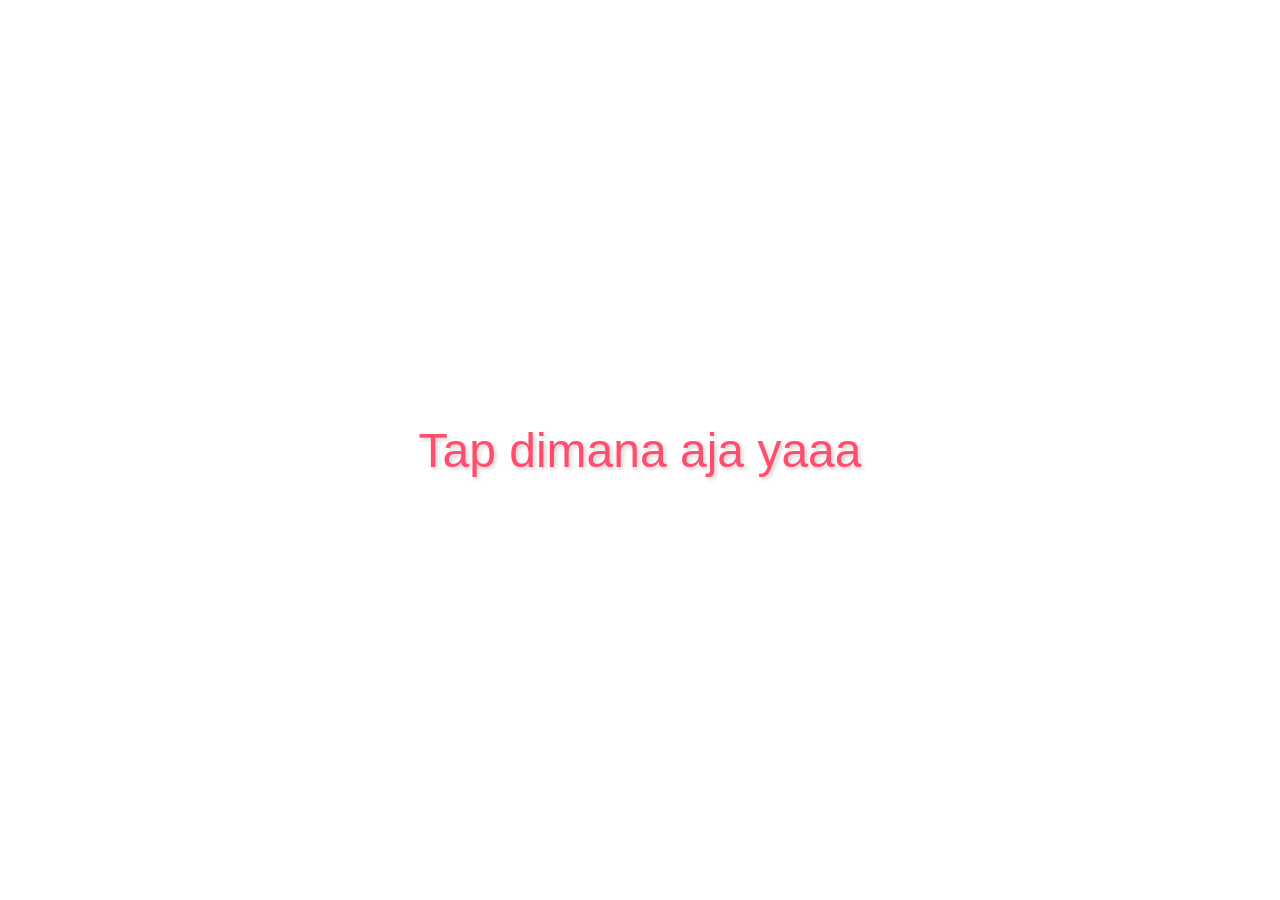
<file: confess2/index.html>
<!DOCTYPE html>
<html lang="en">
<head>
    <meta charset="UTF-8">
    <meta name="viewport" content="width=device-width, initial-scale=1.0">
    <title>❤️</title>
    <link rel="stylesheet" href="styles/main.css">
<div class="wallpaper"></div>
    <div class="content">
    </div>
</head>
<body>
    <div class="bg_heart">
        <div class="message"></div>
        <a href="love.html" class="next-button">pencet aku</a>
    </div>

    <script src="https://code.jquery.com/jquery-3.6.0.min.js"></script>
    <script src="script/main.js"></script>
<script>
    function setupMusic() {
        const music = document.getElementById('backgroundMusic');
        
        const isMusicPlaying = localStorage.getItem('musicPlaying') === 'true';
        const musicCurrentTime = localStorage.getItem('musicCurrentTime') || 0;

        if (isMusicPlaying) {
            music.currentTime = parseFloat(musicCurrentTime);
        }

        music.addEventListener('play', () => {
            localStorage.setItem('musicPlaying', 'true');
        });

        music.addEventListener('pause', () => {
            localStorage.setItem('musicPlaying', 'false');
        });

        setInterval(() => {
            localStorage.setItem('musicCurrentTime', music.currentTime);
        }, 1000);

        document.addEventListener('click', function startMusic() {
            music.play().catch(error => {
                console.log('Autoplay prevented', error);
            });
            document.removeEventListener('click', startMusic);
        });
    }

        document.addEventListener('DOMContentLoaded', setupMusic);
</script>

<audio id="backgroundMusic" loop>
    <source src="assets/blue.mp3" type="audio/mpeg">
    Your browser does not support the audio element.
</script>
</body>
</html>
</file>
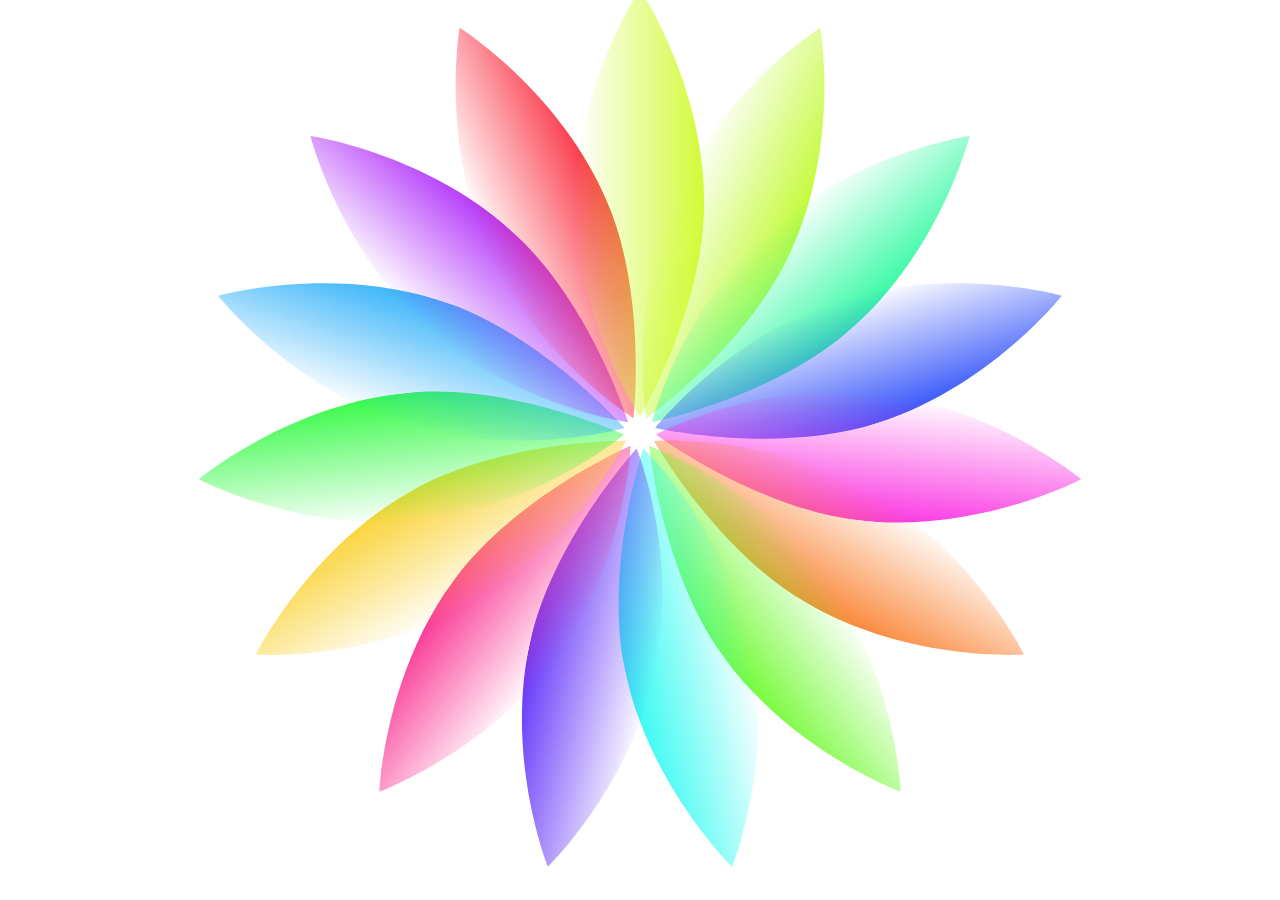
<file: flower 2/index.html>
<!DOCTYPE html>
<html lang="en">
<head>
    <meta charset="UTF-8">
    <meta name="viewport" content="width=device-width, initial-scale=1.0">
    <link rel="stylesheet" href="style.css">
    <title>Flower</title>
</head>
<body>
    <div class="container">
        <svg viewBox="0 0 800 600" class="main-svg">
          <rect width="100%" height="100%" class="boundary"></rect>
          
          <linearGradient id="gradient-black-white">
              <stop stop-color="black" offset="0"/>
              <stop stop-color="white" offset="100%"/>
          </linearGradient>
          
          <mask id="petal-mask" maskunits="objectBoundingBox" maskcontentunits="objectBoundingBox">
              <rect y="0" width="1" height="1" fill="url(#gradient-black-white)"/>
          </mask>
          
          <symbol id="petal-shape">
              <path d="M60,400 C60,400 120,298.319352 120,200 C120,89.54305 60,0 60,0 C60,0 0,89.54305 0,200 C0,310.45695 60,400 60,400 Z" class="petal-element"></path>
          </symbol>
      
          <svg viewBox="0 10 120 800">
            <rect width="100%" height="100%" class="boundary"></rect>
            <g class="petals-group">
              <g class="petal-group">
                <use xlink:href="#petal-shape"/>
              </g>
              <g class="petal-group">
                <use xlink:href="#petal-shape"/>
              </g>
              <g class="petal-group">
                <use xlink:href="#petal-shape"/>
              </g>
              <g class="petal-group">
                <use xlink:href="#petal-shape"/>
              </g>
              <g class="petal-group">
                <use xlink:href="#petal-shape"/>
              </g>
              <g class="petal-group">
                <use xlink:href="#petal-shape"/>
              </g>
              <g class="petal-group">
                <use xlink:href="#petal-shape"/>
              </g>
              <g class="petal-group">
                <use xlink:href="#petal-shape"/>
              </g>
              <g class="petal-group">
                <use xlink:href="#petal-shape"/>
              </g>
              <g class="petal-group">
                <use xlink:href="#petal-shape"/>
              </g>
              <g class="petal-group">
                <use xlink:href="#petal-shape"/>
              </g>
              <g class="petal-group">
                <use xlink:href="#petal-shape"/>
              </g>
              <g class="petal-group">
                <use xlink:href="#petal-shape"/>
              </g>
              <g class="petal-group">
                <use xlink:href="#petal-shape"/>
              </g>
              <g class="petal-group">
                <use xlink:href="#petal-shape"/>
              </g>
            </g>
          </svg>
        </svg>
      </div>
</body>
</html>
</file>
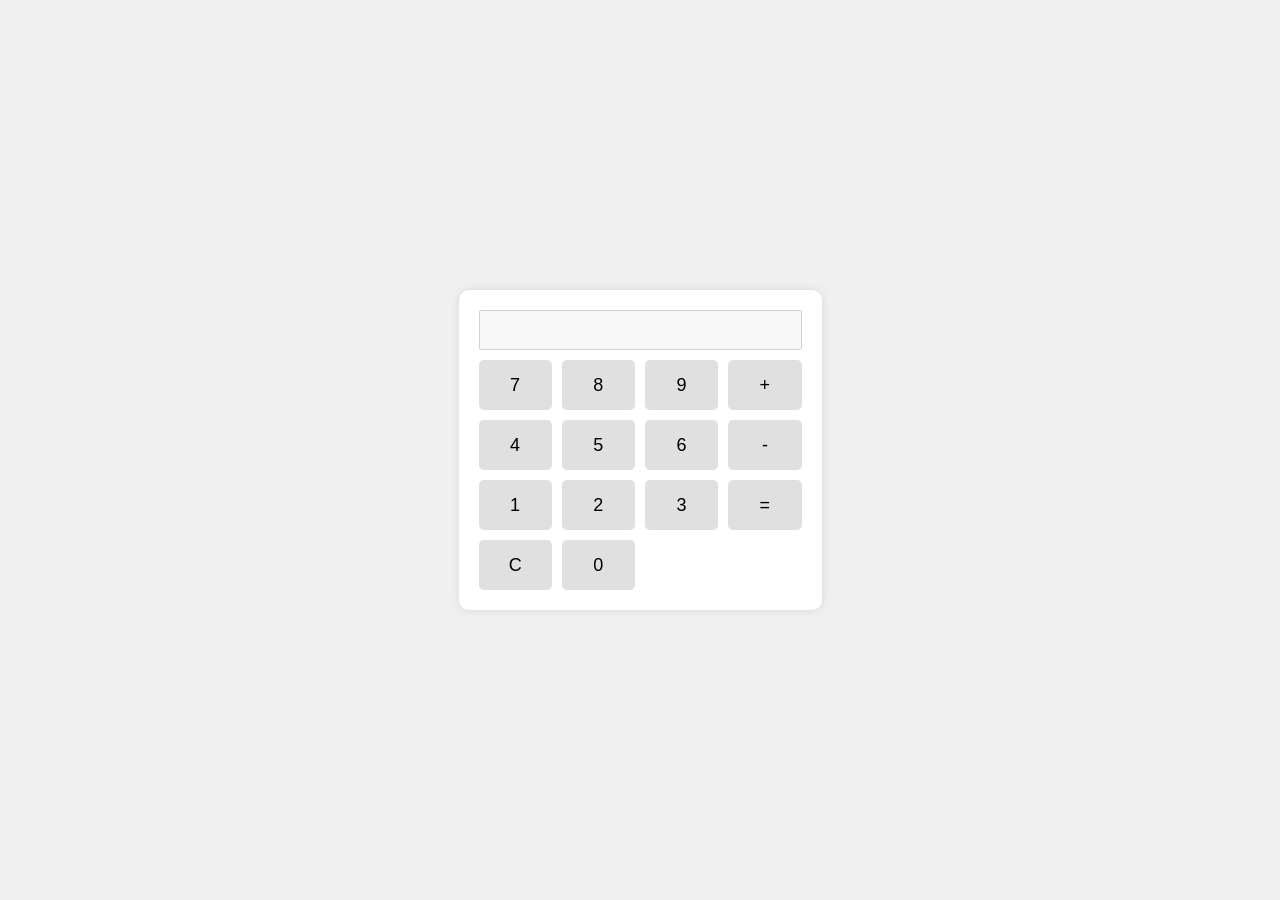
<file: kalkulator 2/index.html>
<!DOCTYPE html>
<html lang="en">
<head>
    <meta charset="UTF-8">
    <meta name="viewport" content="width=device-width, initial-scale=1.0">
    <title>Calculator</title>
    <link rel="stylesheet" href="styles.css">
</head>
<body>
    <div class="calculator">
        <input type="text" id="display" disabled>
        <div class="buttons">
            <button onclick="appendToDisplay('7')">7</button>
            <button onclick="appendToDisplay('8')">8</button>
            <button onclick="appendToDisplay('9')">9</button>
            <button onclick="appendToDisplay('+')">+</button>
            <button onclick="appendToDisplay('4')">4</button>
            <button onclick="appendToDisplay('5')">5</button>
            <button onclick="appendToDisplay('6')">6</button>
            <button onclick="appendToDisplay('-')">-</button>
            <button onclick="appendToDisplay('1')">1</button>
            <button onclick="appendToDisplay('2')">2</button>
            <button onclick="appendToDisplay('3')">3</button>
            <button onclick="calculate()">=</button>
            <button onclick="clearDisplay()">C</button>
            <button onclick="appendToDisplay('0')">0</button>
        </div>
    </div>
    <script src="script.js"></script>
</body>
</html>
</file>
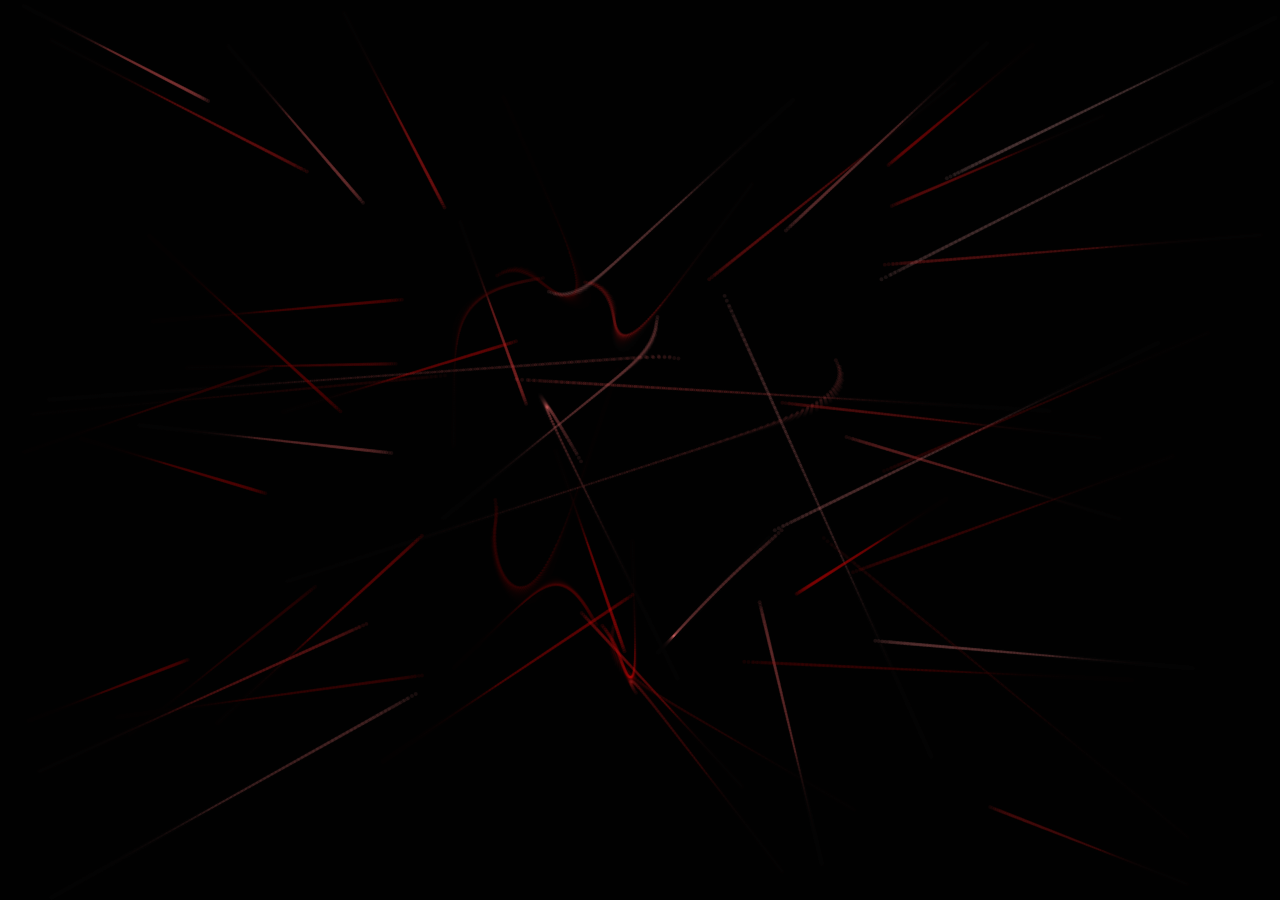
<file: love10/index.html>
<!DOCTYPE html>
<html lang="en">
<head>
    <meta charset="UTF-8">
    <meta name="viewport" content="width=device-width, initial-scale=1.0">
    <title>heart</title>
    <link rel="stylesheet" href="style.css">
</head>
<body>
    <canvas id="alx"></canvas>
    <script src="script.js"></script>
</body>
</html>
</file>
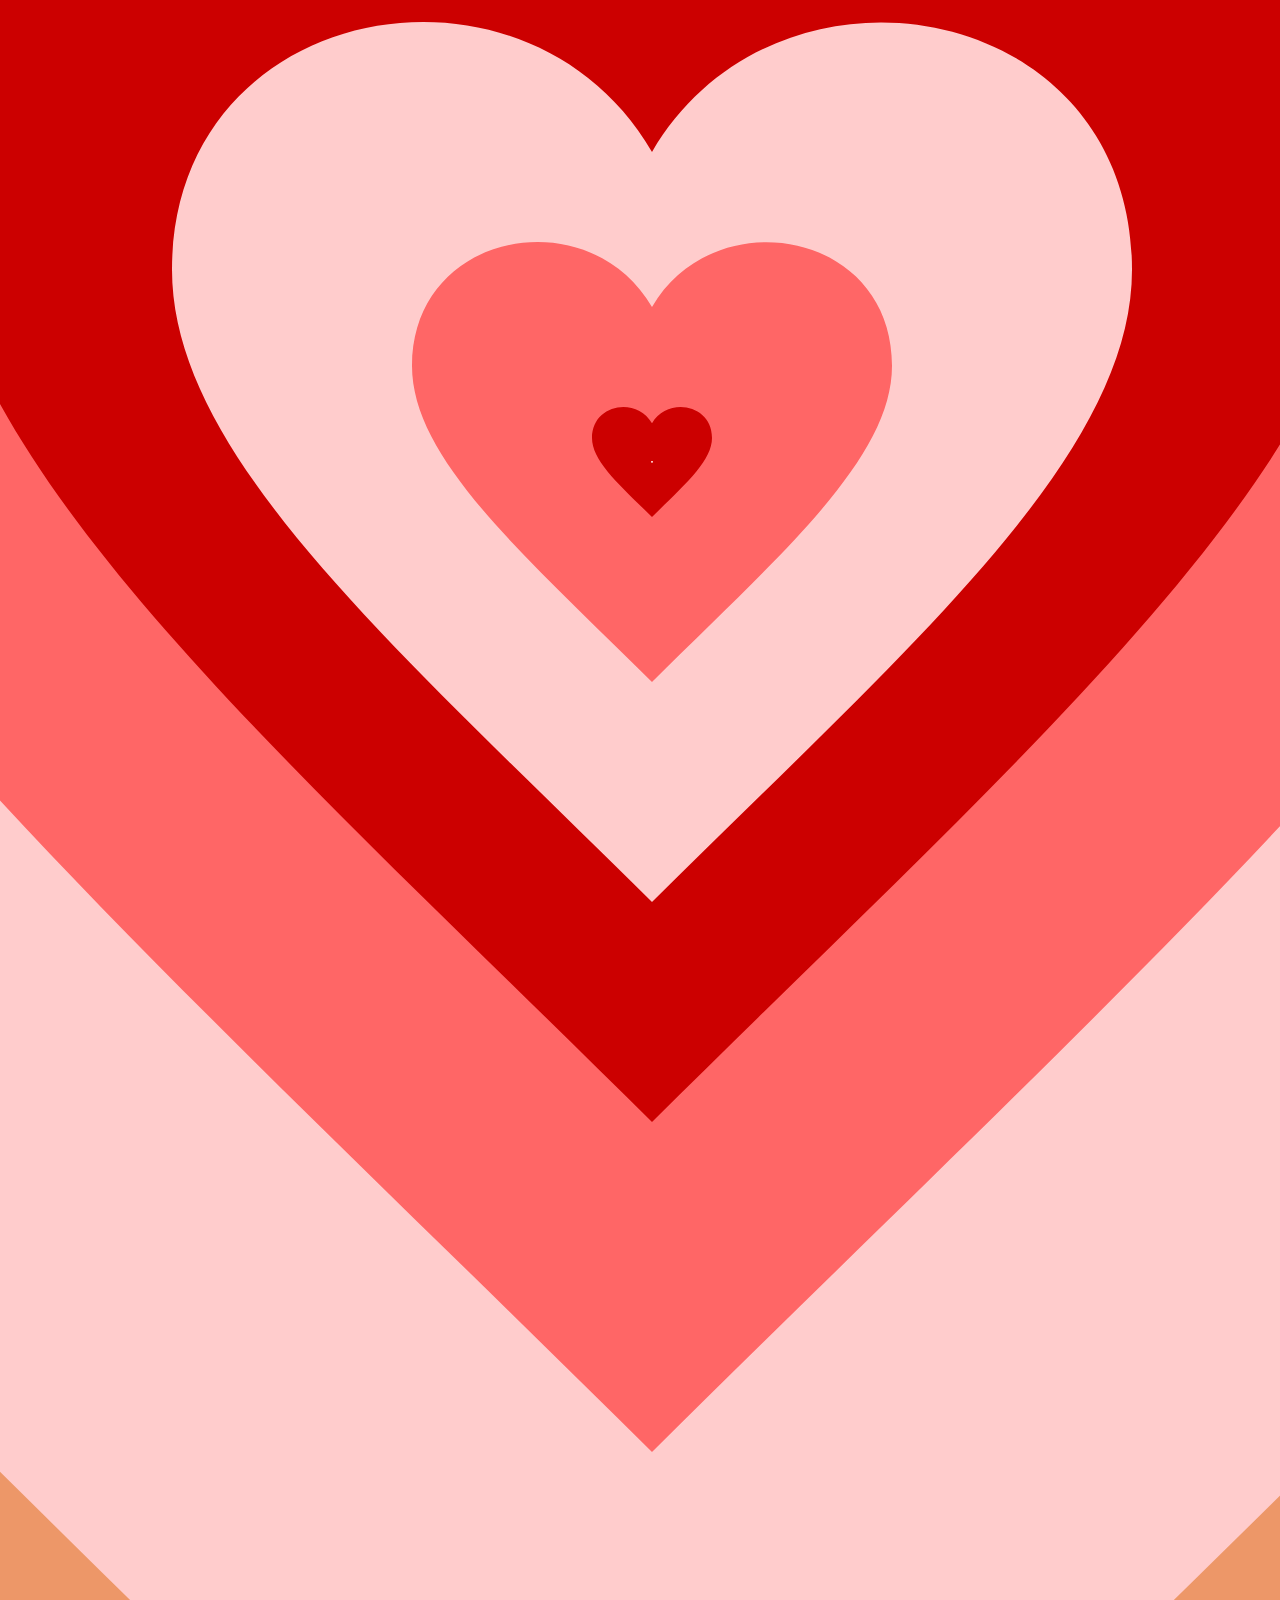
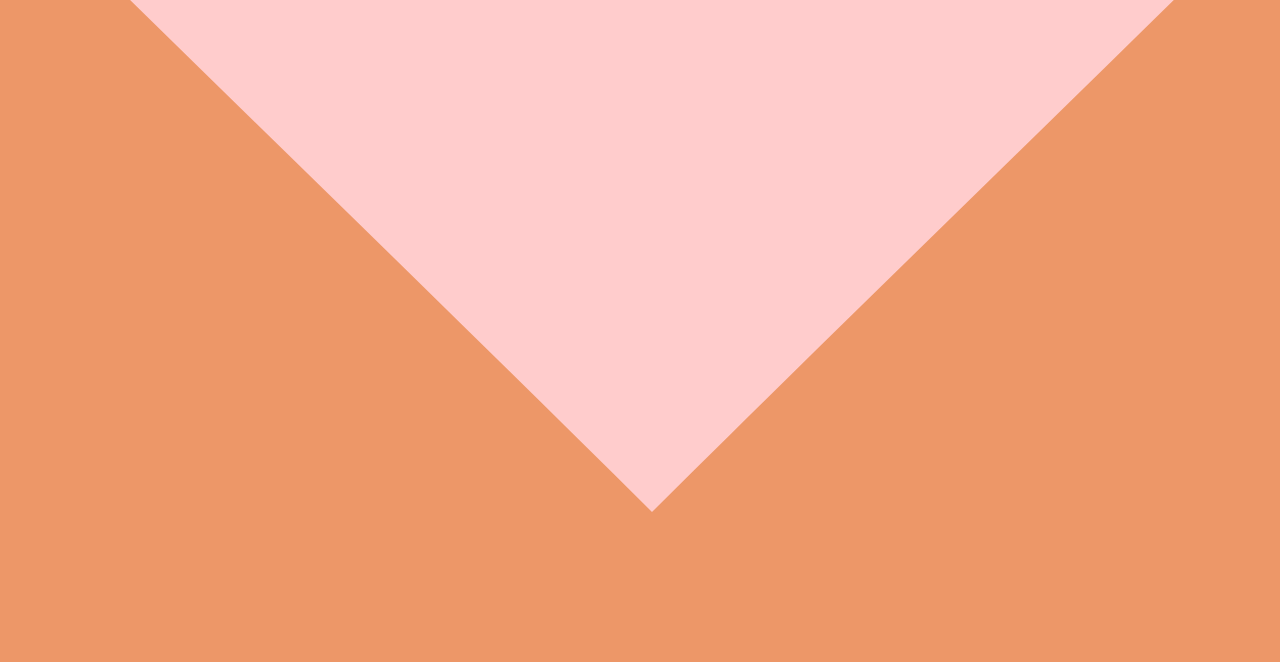
<file: love12/index.html>
<!DOCTYPE html>
<html lang="en">
  <head>
    <meta charset="UTF-8" />
    <meta name="viewport" content="width=device-width, initial-scale=1.0" />
    <title>i love you</title>
    <link rel="stylesheet" href="styles.css" />
  </head>
  <body>
    <div class="heart h0"></div>
    <div class="heart h1"></div>
    <div class="heart h2"></div>
    <div class="heart h3"></div>
    <div class="heart h4"></div>
    <div class="heart h5"></div>
    <div class="heart h6"></div>
  </body>
</html>
</file>
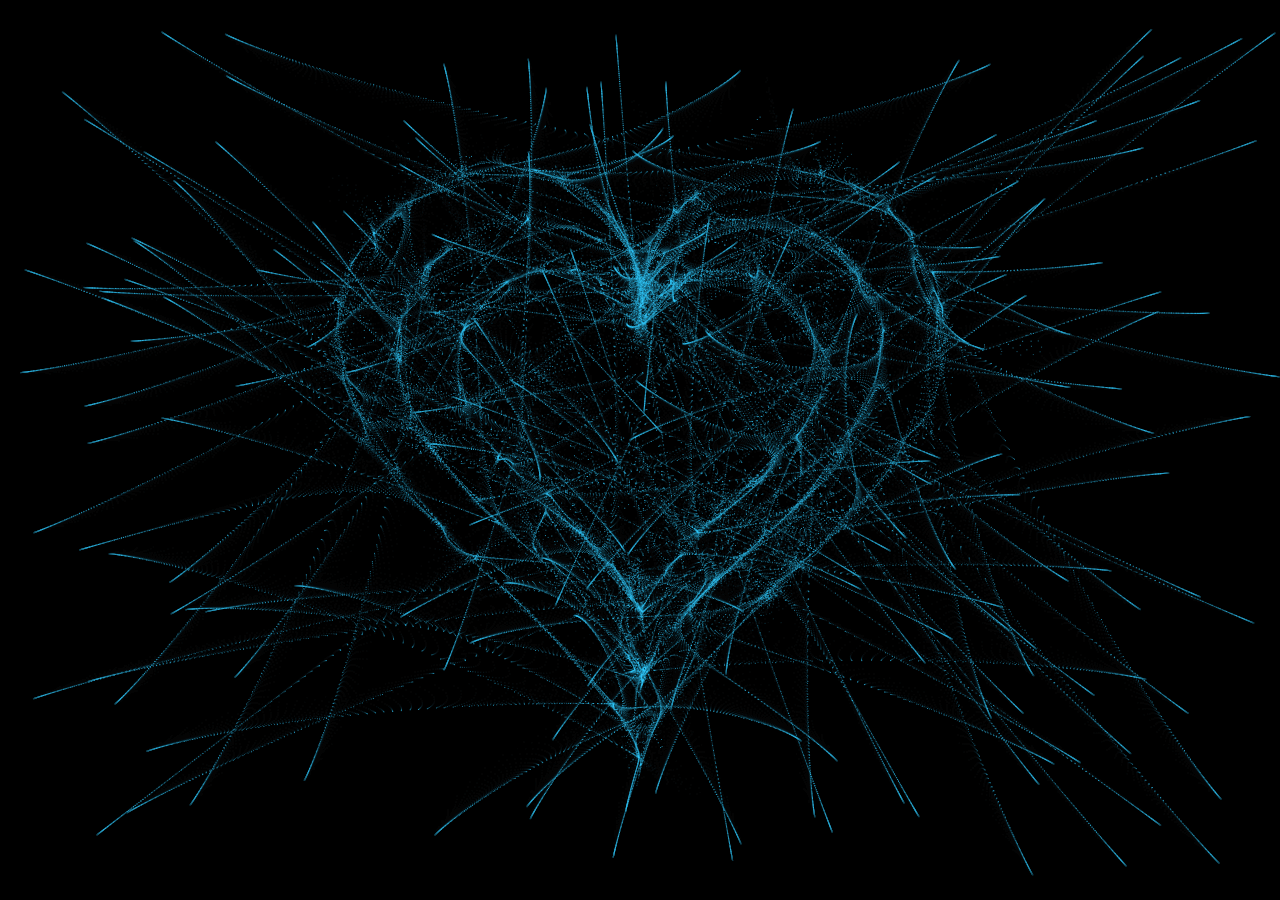
<file: love14/index.html>
<!DOCTYPE html>
<html lang="en">
<head>
  <meta charset="UTF-8">
  <meta http-equiv="X-UA-Compatible" content="IE=edge">
  <meta name="viewport" content="width=device-width, initial-scale=1.0">
  <title>❤️</title>
  <style>
    canvas {
      position: absolute;
      left: 0;
      top: 0;
      width: 100%;
      height: 100%;
      background-color: rgba(0, 0, 0, 0.2);
    }
  </style>
</head>
<body>
  <canvas id="heart"></canvas>
  <script>
    window.requestAnimationFrame =
      window.__requestAnimationFrame ||
      window.requestAnimationFrame ||
      window.webkitRequestAnimationFrame ||
      window.mozRequestAnimationFrame ||
      window.oRequestAnimationFrame ||
      window.msRequestAnimationFrame ||
      (function () {
        return function (callback, element) {
          var lastTime = element.__lastTime || 0;
          var currTime = Date.now();
          var timeToCall = Math.max(1, 33 - (currTime - lastTime));
          window.setTimeout(callback, timeToCall);
          element.__lastTime = currTime + timeToCall;
        };
      })();

    window.isDevice = /android|webos|iphone|ipad|ipod|blackberry|iemobile|opera mini/i.test(
      (navigator.userAgent || navigator.vendor || window.opera).toLowerCase()
    );

    var loaded = false;

    var init = function () {
      if (loaded) return;
      loaded = true;
      var mobile = window.isDevice;
      var koef = mobile ? 0.5 : 1;
      var canvas = document.getElementById("heart");
      var ctx = canvas.getContext("2d");
      var width = (canvas.width = koef * innerWidth);
      var height = (canvas.height = koef * innerHeight);
      var rand = Math.random;

      ctx.fillStyle = "rgba(0,0,0,1)";
      ctx.fillRect(0, 0, width, height);

      var drawText = function () {
        ctx.font = "60px Arial"; 
        ctx.fillStyle = "lightblue";
        ctx.textAlign = "center";
        ctx.fillText("", width / 2, height / 2.2 + 400); 
      };

      var heartPosition = function (rad) {
        return [
          Math.pow(Math.sin(rad), 3),
          -(
            15 * Math.cos(rad) -
            5 * Math.cos(2 * rad) -
            2 * Math.cos(3 * rad) -
            Math.cos(4 * rad)
          ),
        ];
      };

      var scaleAndTranslate = function (pos, sx, sy, dx, dy) {
        return [dx + pos[0] * sx, dy + pos[1] * sy];
      };

      window.addEventListener("resize", function () {
        width = canvas.width = koef * innerWidth;
        height = canvas.height = koef * innerHeight;
        ctx.fillStyle = "rgba(0,0,0,1)";
        ctx.fillRect(0, 0, width, height);
      });

      var traceCount = mobile ? 20 : 50;
      var pointsOrigin = [];
      var dr = mobile ? 0.3 : 0.1;
      for (var i = 0; i < Math.PI * 2; i += dr)
        pointsOrigin.push(scaleAndTranslate(heartPosition(i), 310, 19, 0, 0)); 
      for (var i = 0; i < Math.PI * 2; i += dr)
        pointsOrigin.push(scaleAndTranslate(heartPosition(i), 250, 15, 0, 0)); 
      for (var i = 0; i < Math.PI * 2; i += dr)
        pointsOrigin.push(scaleAndTranslate(heartPosition(i), 190, 11, 0, 0)); 

      var heartPointsCount = pointsOrigin.length;
      var targetPoints = [];

      var pulse = function (kx, ky) {
        for (var i = 0; i < pointsOrigin.length; i++) {
          targetPoints[i] = [
            kx * pointsOrigin[i][0] + width / 2,
            ky * pointsOrigin[i][1] + height / 2.2,
          ];
        }
      };

      var e = [];
      for (var i = 0; i < heartPointsCount; i++) {
        var x = rand() * width;
        var y = rand() * height;
        e[i] = {
          vx: 0,
          vy: 0,
          R: 2,
          speed: rand() + 5,
          q: ~~(rand() * heartPointsCount),
          D: 2 * (i % 2) - 1,
          force: 0.2 * rand() + 0.7,
          f: "rgba(51, 204, 255, 0.7)",
          trace: Array.from({ length: traceCount }, () => ({ x, y })),
        };
      }

      var config = { traceK: 0.4, timeDelta: 0.6 };
      var time = 0;

      var loop = function () {
        var n = -Math.cos(time);
        pulse((1 + n) * 0.5, (1 + n) * 0.5);
        time += (Math.sin(time) < 0 ? 9 : n > 0.8 ? 0.2 : 1) * config.timeDelta;

        ctx.fillStyle = "rgba(0,0,0,.1)";
        ctx.fillRect(0, 0, width, height);

        for (var i = e.length; i--; ) {
          var u = e[i];
          var q = targetPoints[u.q];
          var dx = u.trace[0].x - q[0];
          var dy = u.trace[0].y - q[1];
          var length = Math.sqrt(dx * dx + dy * dy);

          if (length < 10) {
            if (rand() > 0.95) {
              u.q = ~~(rand() * heartPointsCount);
            } else {
              if (rand() > 0.99) u.D *= -1;
              u.q = (u.q + u.D) % heartPointsCount;
              if (u.q < 0) u.q += heartPointsCount;
            }
          }

          u.vx += (-dx / length) * u.speed;
          u.vy += (-dy / length) * u.speed;
          u.trace[0].x += u.vx;
          u.trace[0].y += u.vy;
          u.vx *= u.force;
          u.vy *= u.force;

          for (var k = 0; k < u.trace.length - 1; k++) {
            var T = u.trace[k];
            var N = u.trace[k + 1];
            N.x -= config.traceK * (N.x - T.x);
            N.y -= config.traceK * (N.y - T.y);
          }

          ctx.fillStyle = u.f;
          u.trace.forEach((t) => ctx.fillRect(t.x, t.y, 1, 1));
        }

        drawText();
        window.requestAnimationFrame(loop, canvas);
      };

      loop();
    };

    var s = document.readyState;
    if (s === "complete" || s === "loaded" || s === "interactive") init();
    else document.addEventListener("DOMContentLoaded", init);
  </script>
</body>
</html>
</file>
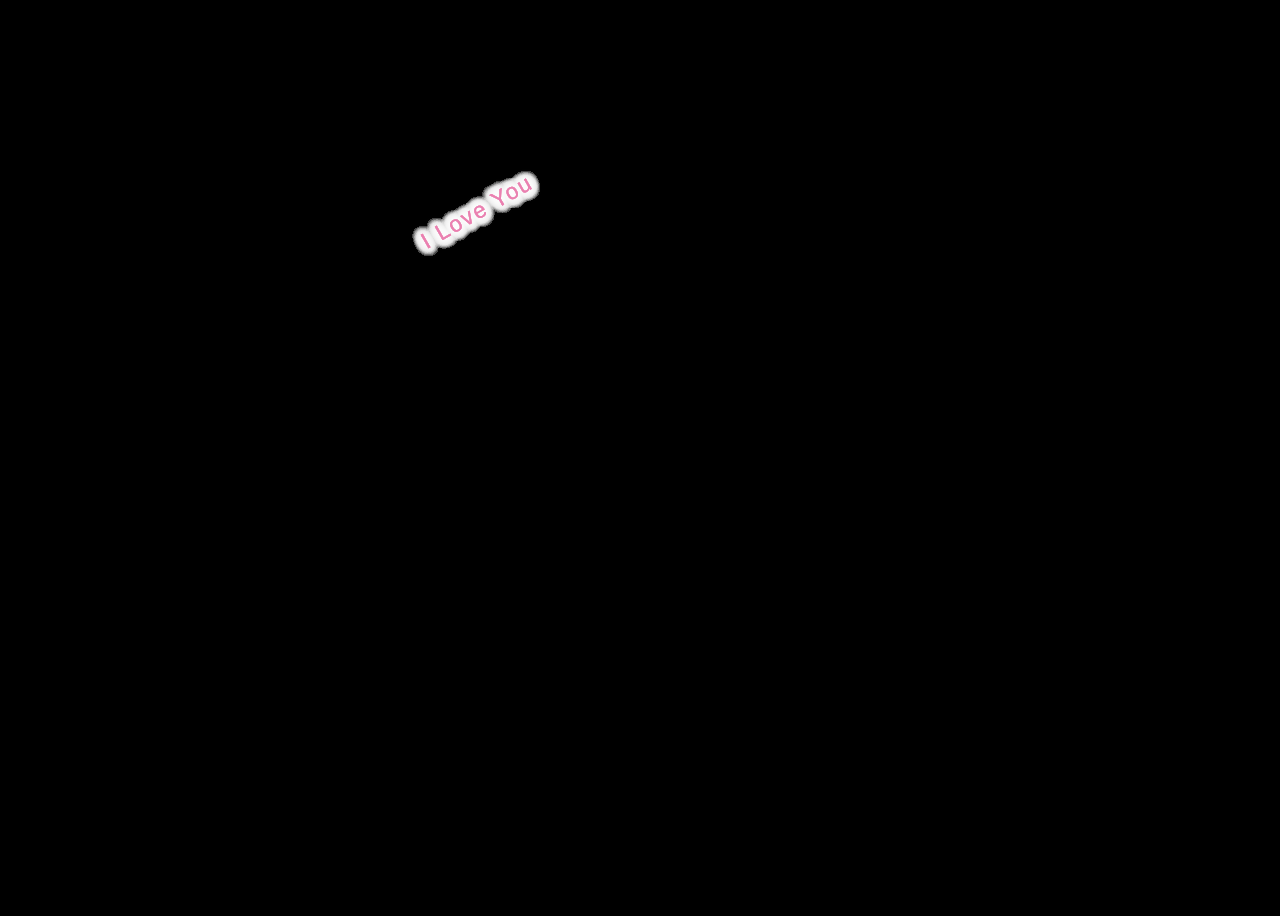
<file: love15/index.html>
<!doctype html>
<html lang="en">
 <head>
  <meta http-equiv="Content-Type" content="text/html; charset=UTF-8"> 
  <link rel="stylesheet" href="styles.css">
  <title>i love you</title> 
 </head> 
 <body mpa-version="9.0.21" mpa-extension-id="ibefaeehajgcpooopoegkifhgecigeeg"> 
  <div id="ui"> 
   <div class="love"> 
    <div class="love_horizontal"> 
     <div class="love_vertical"> 
      <div class="love_word">
       I Love You
      </div> 
     </div> 
    </div> 
   </div> 
   <div class="love"> 
    <div class="love_horizontal"> 
     <div class="love_vertical"> 
      <div class="love_word">
       I Love You
      </div> 
     </div> 
    </div> 
   </div> 
   <div class="love"> 
    <div class="love_horizontal"> 
     <div class="love_vertical"> 
      <div class="love_word">
       I Love You
      </div> 
     </div> 
    </div> 
   </div> 
   <div class="love"> 
    <div class="love_horizontal"> 
     <div class="love_vertical"> 
      <div class="love_word">
       I Love You
      </div> 
     </div> 
    </div> 
   </div> 
   <div class="love"> 
    <div class="love_horizontal"> 
     <div class="love_vertical"> 
      <div class="love_word">
       I Love You
      </div> 
     </div> 
    </div> 
   </div> 
   <div class="love"> 
    <div class="love_horizontal"> 
     <div class="love_vertical"> 
      <div class="love_word">
       I Love You
      </div> 
     </div> 
    </div> 
   </div> 
   <div class="love"> 
    <div class="love_horizontal"> 
     <div class="love_vertical"> 
      <div class="love_word">
       I Love You
      </div> 
     </div> 
    </div> 
   </div> 
   <div class="love"> 
    <div class="love_horizontal"> 
     <div class="love_vertical"> 
      <div class="love_word">
       I Love You
      </div> 
     </div> 
    </div> 
   </div> 
   <div class="love"> 
    <div class="love_horizontal"> 
     <div class="love_vertical"> 
      <div class="love_word">
       I Love You
      </div> 
     </div> 
    </div> 
   </div> 
   <div class="love"> 
    <div class="love_horizontal"> 
     <div class="love_vertical"> 
      <div class="love_word">
       I Love You
      </div> 
     </div> 
    </div> 
   </div> 
   <div class="love"> 
    <div class="love_horizontal"> 
     <div class="love_vertical"> 
      <div class="love_word">
       I Love You
      </div> 
     </div> 
    </div> 
   </div> 
   <div class="love"> 
    <div class="love_horizontal"> 
     <div class="love_vertical"> 
      <div class="love_word">
       I Love You
      </div> 
     </div> 
    </div> 
   </div> 
   <div class="love"> 
    <div class="love_horizontal"> 
     <div class="love_vertical"> 
      <div class="love_word">
       I Love You
      </div> 
     </div> 
    </div> 
   </div> 
   <div class="love"> 
    <div class="love_horizontal"> 
     <div class="love_vertical"> 
      <div class="love_word">
       I Love You
      </div> 
     </div> 
    </div> 
   </div> 
   <div class="love"> 
    <div class="love_horizontal"> 
     <div class="love_vertical"> 
      <div class="love_word">
       I Love You
      </div> 
     </div> 
    </div> 
   </div> 
   <div class="love"> 
    <div class="love_horizontal"> 
     <div class="love_vertical"> 
      <div class="love_word">
       I Love You
      </div> 
     </div> 
    </div> 
   </div> 
   <div class="love"> 
    <div class="love_horizontal"> 
     <div class="love_vertical"> 
      <div class="love_word">
       I Love You
      </div> 
     </div> 
    </div> 
   </div> 
   <div class="love"> 
    <div class="love_horizontal"> 
     <div class="love_vertical"> 
      <div class="love_word">
       I Love You
      </div> 
     </div> 
    </div> 
   </div> 
   <div class="love"> 
    <div class="love_horizontal"> 
     <div class="love_vertical"> 
      <div class="love_word">
       I Love You
      </div> 
     </div> 
    </div> 
   </div> 
   <div class="love"> 
    <div class="love_horizontal"> 
     <div class="love_vertical"> 
      <div class="love_word">
       I Love You
      </div> 
     </div> 
    </div> 
   </div> 
   <div class="love"> 
    <div class="love_horizontal"> 
     <div class="love_vertical"> 
      <div class="love_word">
       I Love You
      </div> 
     </div> 
    </div> 
   </div> 
   <div class="love"> 
    <div class="love_horizontal"> 
     <div class="love_vertical"> 
      <div class="love_word">
       I Love You
      </div> 
     </div> 
    </div> 
   </div> 
   <div class="love"> 
    <div class="love_horizontal"> 
     <div class="love_vertical"> 
      <div class="love_word">
       I Love You
      </div> 
     </div> 
    </div> 
   </div> 
   <div class="love"> 
    <div class="love_horizontal"> 
     <div class="love_vertical"> 
      <div class="love_word">
       I Love You
      </div> 
     </div> 
    </div> 
   </div> 
   <div class="love"> 
    <div class="love_horizontal"> 
     <div class="love_vertical"> 
      <div class="love_word">
       I Love You
      </div> 
     </div> 
    </div> 
   </div> 
   <div class="love"> 
    <div class="love_horizontal"> 
     <div class="love_vertical"> 
      <div class="love_word">
       I Love You
      </div> 
     </div> 
    </div> 
   </div> 
   <div class="love"> 
    <div class="love_horizontal"> 
     <div class="love_vertical"> 
      <div class="love_word">
       I Love You
      </div> 
     </div> 
    </div> 
   </div> 
   <div class="love"> 
    <div class="love_horizontal"> 
     <div class="love_vertical"> 
      <div class="love_word">
       I Love You
      </div> 
     </div> 
    </div> 
   </div> 
   <div class="love"> 
    <div class="love_horizontal"> 
     <div class="love_vertical"> 
      <div class="love_word">
       I Love You
      </div> 
     </div> 
    </div> 
   </div> 
   <div class="love"> 
    <div class="love_horizontal"> 
     <div class="love_vertical"> 
      <div class="love_word">
       I Love You
      </div> 
     </div> 
    </div> 
   </div> 
   <div class="love"> 
    <div class="love_horizontal"> 
     <div class="love_vertical"> 
      <div class="love_word">
       I Love You
      </div> 
     </div> 
    </div> 
   </div> 
   <div class="love"> 
    <div class="love_horizontal"> 
     <div class="love_vertical"> 
      <div class="love_word">
       I Love You
      </div> 
     </div> 
    </div> 
   </div> 
   <div class="love"> 
    <div class="love_horizontal"> 
     <div class="love_vertical"> 
      <div class="love_word">
       I Love You
      </div> 
     </div> 
    </div> 
   </div> 
   <div class="love"> 
    <div class="love_horizontal"> 
     <div class="love_vertical"> 
      <div class="love_word">
       I Love You
      </div> 
     </div> 
    </div> 
   </div> 
   <div class="love"> 
    <div class="love_horizontal"> 
     <div class="love_vertical"> 
      <div class="love_word">
       I Love You
      </div> 
     </div> 
    </div> 
   </div> 
   <div class="love"> 
    <div class="love_horizontal"> 
     <div class="love_vertical"> 
      <div class="love_word">
       I Love You
      </div> 
     </div> 
    </div> 
   </div> 
   <div class="love"> 
    <div class="love_horizontal"> 
     <div class="love_vertical"> 
      <div class="love_word">
       I Love You
      </div> 
     </div> 
    </div> 
   </div> 
   <div class="love"> 
    <div class="love_horizontal"> 
     <div class="love_vertical"> 
      <div class="love_word">
       I Love You
      </div> 
     </div> 
    </div> 
   </div> 
   <div class="love"> 
    <div class="love_horizontal"> 
     <div class="love_vertical"> 
      <div class="love_word">
       I Love You
      </div> 
     </div> 
    </div> 
   </div> 
   <div class="love"> 
    <div class="love_horizontal"> 
     <div class="love_vertical"> 
      <div class="love_word">
       I Love You
      </div> 
     </div> 
    </div> 
   </div> 
   <div class="love"> 
    <div class="love_horizontal"> 
     <div class="love_vertical"> 
      <div class="love_word">
       I Love You
      </div> 
     </div> 
    </div> 
   </div> 
   <div class="love"> 
    <div class="love_horizontal"> 
     <div class="love_vertical"> 
      <div class="love_word">
       I Love You
      </div> 
     </div> 
    </div> 
   </div> 
   <div class="love"> 
    <div class="love_horizontal"> 
     <div class="love_vertical"> 
      <div class="love_word">
       I Love You
      </div> 
     </div> 
    </div> 
   </div> 
   <div class="love"> 
    <div class="love_horizontal"> 
     <div class="love_vertical"> 
      <div class="love_word">
       I Love You
      </div> 
     </div> 
    </div> 
   </div> 
   <div class="love"> 
    <div class="love_horizontal"> 
     <div class="love_vertical"> 
      <div class="love_word">
       I Love You
      </div> 
     </div> 
    </div> 
   </div> 
   <div class="love"> 
    <div class="love_horizontal"> 
     <div class="love_vertical"> 
      <div class="love_word">
       I Love You
      </div> 
     </div> 
    </div> 
   </div> 
   <div class="love"> 
    <div class="love_horizontal"> 
     <div class="love_vertical"> 
      <div class="love_word">
       I Love You
      </div> 
     </div> 
    </div> 
   </div> 
   <div class="love"> 
    <div class="love_horizontal"> 
     <div class="love_vertical"> 
      <div class="love_word">
       I Love You
      </div> 
     </div> 
    </div> 
   </div> 
   <div class="love"> 
    <div class="love_horizontal"> 
     <div class="love_vertical"> 
      <div class="love_word">
       I Love You
      </div> 
     </div> 
    </div> 
   </div> 
   <div class="love"> 
    <div class="love_horizontal"> 
     <div class="love_vertical"> 
      <div class="love_word">
       I Love You
      </div> 
     </div> 
    </div> 
   </div> 
   <div class="love"> 
    <div class="love_horizontal"> 
     <div class="love_vertical"> 
      <div class="love_word">
       I Love You
      </div> 
     </div> 
    </div> 
   </div> 
   <div class="love"> 
    <div class="love_horizontal"> 
     <div class="love_vertical"> 
      <div class="love_word">
       I Love You
      </div> 
     </div> 
    </div> 
   </div> 
   <div class="love"> 
    <div class="love_horizontal"> 
     <div class="love_vertical"> 
      <div class="love_word">
       I Love You
      </div> 
     </div> 
    </div> 
   </div> 
   <div class="love"> 
    <div class="love_horizontal"> 
     <div class="love_vertical"> 
      <div class="love_word">
       I Love You
      </div> 
     </div> 
    </div> 
   </div> 
   <div class="love"> 
    <div class="love_horizontal"> 
     <div class="love_vertical"> 
      <div class="love_word">
       I Love You
      </div> 
     </div> 
    </div> 
   </div> 
   <div class="love"> 
    <div class="love_horizontal"> 
     <div class="love_vertical"> 
      <div class="love_word">
       I Love You
      </div> 
     </div> 
    </div> 
   </div> 
   <div class="love"> 
    <div class="love_horizontal"> 
     <div class="love_vertical"> 
      <div class="love_word">
       I Love You
      </div> 
     </div> 
    </div> 
   </div> 
   <div class="love"> 
    <div class="love_horizontal"> 
     <div class="love_vertical"> 
      <div class="love_word">
       I Love You
      </div> 
     </div> 
    </div> 
   </div> 
   <div class="love"> 
    <div class="love_horizontal"> 
     <div class="love_vertical"> 
      <div class="love_word">
       I Love You
      </div> 
     </div> 
    </div> 
   </div> 
   <div class="love"> 
    <div class="love_horizontal"> 
     <div class="love_vertical"> 
      <div class="love_word">
       I Love You
      </div> 
     </div> 
    </div> 
   </div> 
   <div class="love"> 
    <div class="love_horizontal"> 
     <div class="love_vertical"> 
      <div class="love_word">
       I Love You
      </div> 
     </div> 
    </div> 
   </div> 
   <div class="love"> 
    <div class="love_horizontal"> 
     <div class="love_vertical"> 
      <div class="love_word">
       I Love You
      </div> 
     </div> 
    </div> 
   </div> 
   <div class="love"> 
    <div class="love_horizontal"> 
     <div class="love_vertical"> 
      <div class="love_word">
       I Love You
      </div> 
     </div> 
    </div> 
   </div> 
   <div class="love"> 
    <div class="love_horizontal"> 
     <div class="love_vertical"> 
      <div class="love_word">
       I Love You
      </div> 
     </div> 
    </div> 
   </div> 
   <div class="love"> 
    <div class="love_horizontal"> 
     <div class="love_vertical"> 
      <div class="love_word">
       I Love You
      </div> 
     </div> 
    </div> 
   </div> 
   <div class="love"> 
    <div class="love_horizontal"> 
     <div class="love_vertical"> 
      <div class="love_word">
       I Love You
      </div> 
     </div> 
    </div> 
   </div> 
   <div class="love"> 
    <div class="love_horizontal"> 
     <div class="love_vertical"> 
      <div class="love_word">
       I Love You
      </div> 
     </div> 
    </div> 
   </div> 
   <div class="love"> 
    <div class="love_horizontal"> 
     <div class="love_vertical"> 
      <div class="love_word">
       I Love You
      </div> 
     </div> 
    </div> 
   </div> 
   <div class="love"> 
    <div class="love_horizontal"> 
     <div class="love_vertical"> 
      <div class="love_word">
       I Love You
      </div> 
     </div> 
    </div> 
   </div> 
   <div class="love"> 
    <div class="love_horizontal"> 
     <div class="love_vertical"> 
      <div class="love_word">
     </div> 
     </div> 
    </div> 
   </div> 
  </div> 
</body>
</html>
</file>
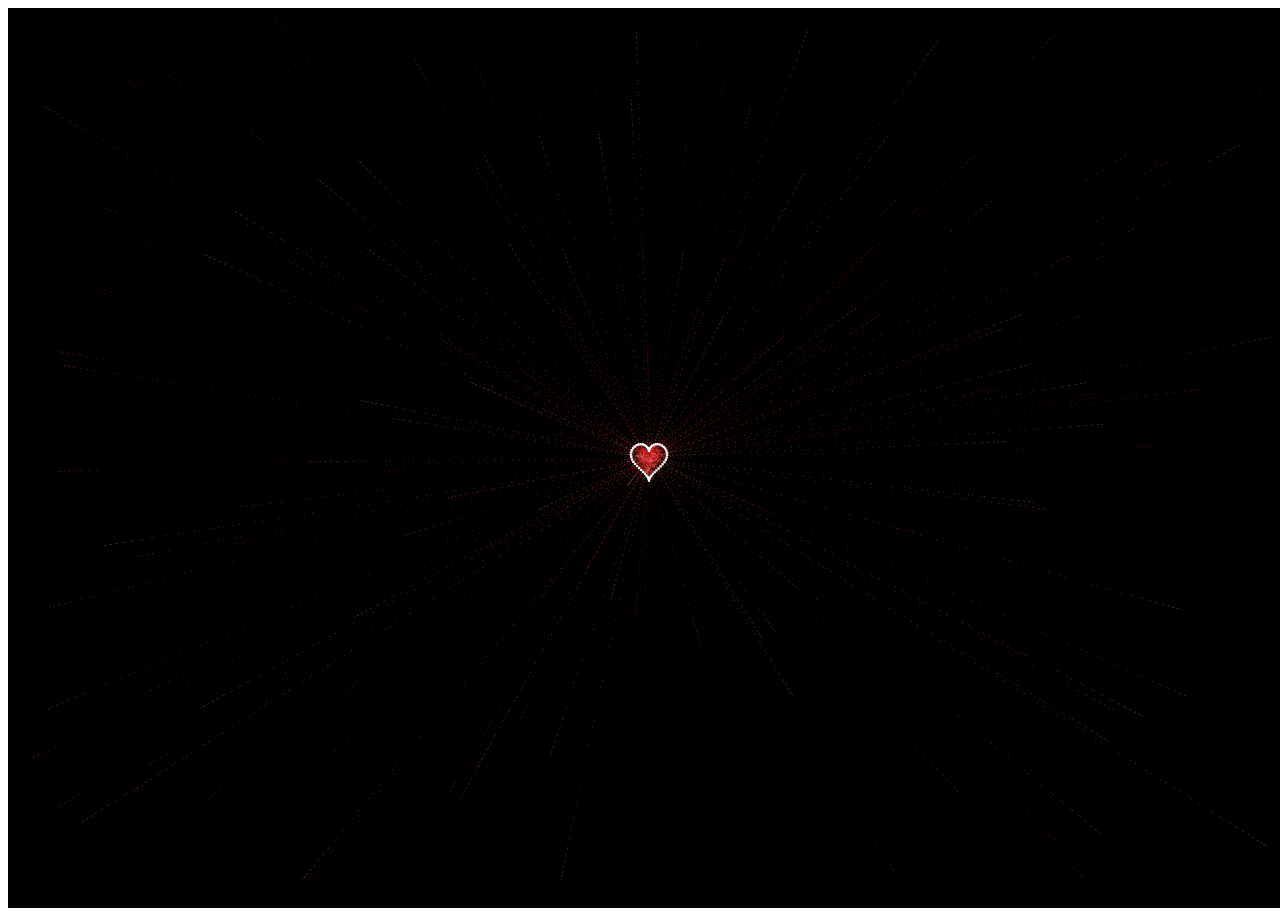
<file: love16/index.html>
<!DOCTYPE html>
<html lang="en">
<head>
  <meta charset="UTF-8">
  <meta name="viewport" content="width=device-width, initial-scale=1.0">
  <style link rel="stylesheet" href="style.css"></style>
  <title>lope lope</title>
</head>
<body>
  <canvas id="heart" width="1920" height="947"></canvas>
  <script src="script.js"></script>
</body>
</html>
</file>
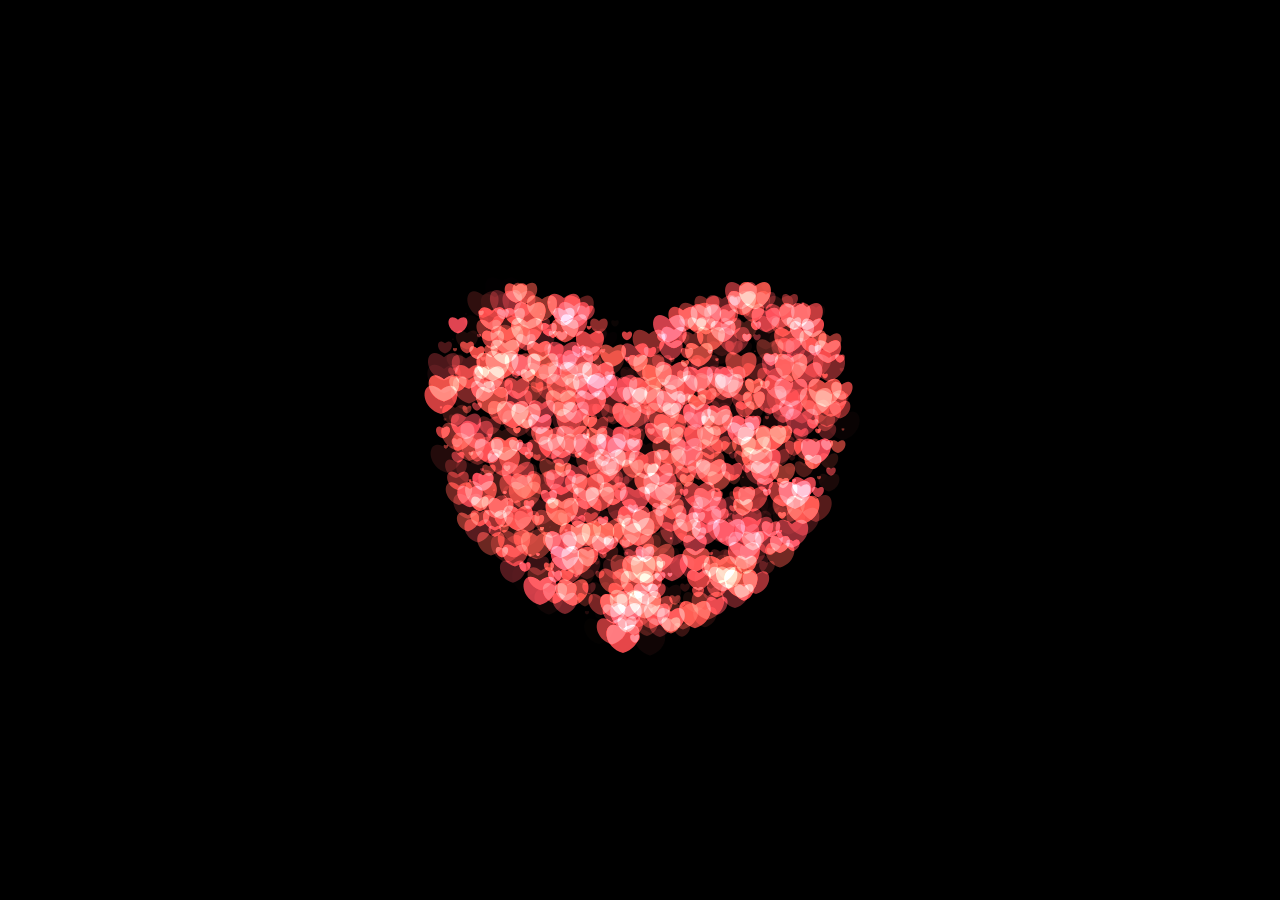
<file: love18/index.html>
<!DOCTYPE html>
<html lang="en">
<head>
    <meta charset="UTF-8">
    <title>💕</title>
    <link rel="stylesheet" href="styles.css">
</head>
<body>
    <script src="script.js"></script>
</body>
</html>
</file>
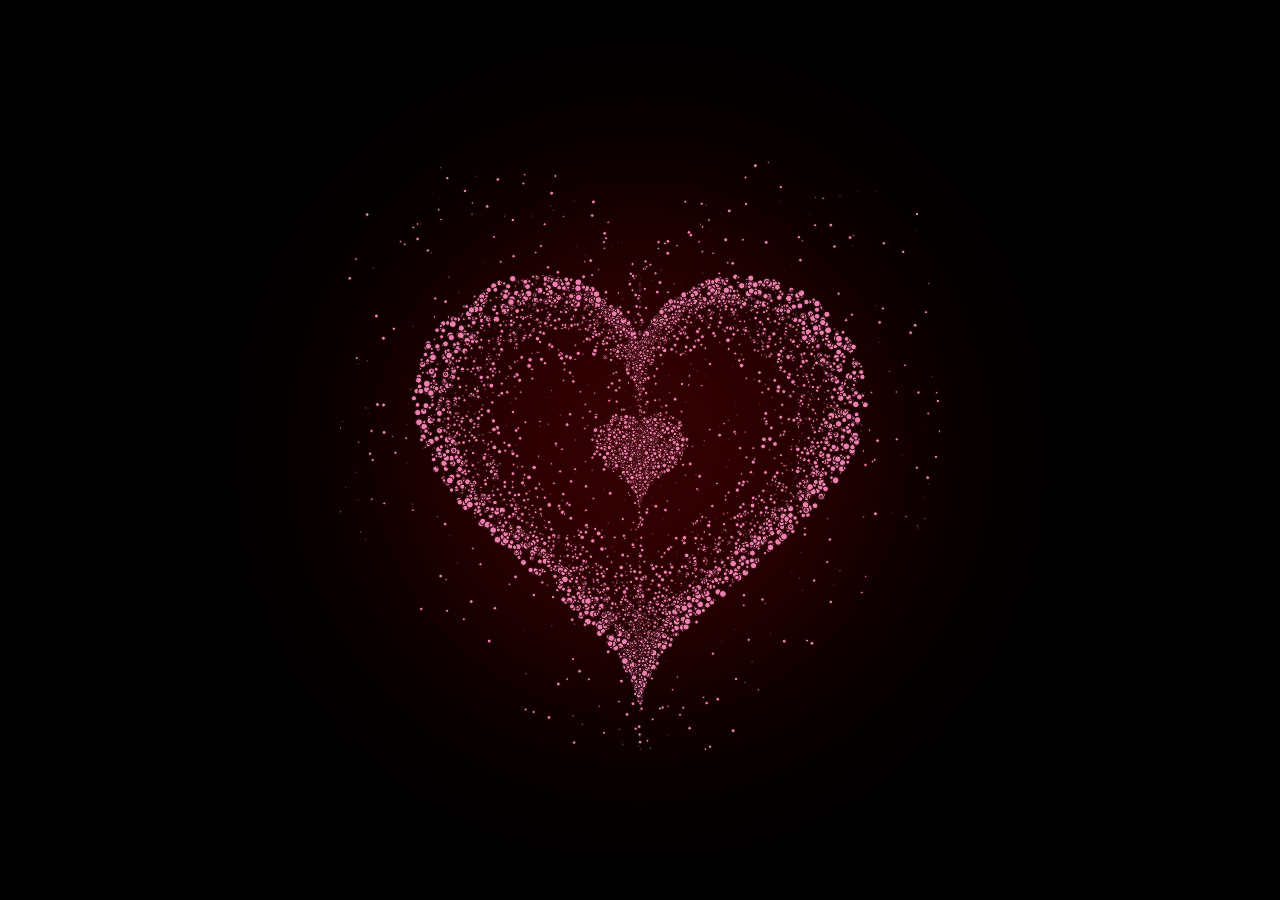
<file: love21/index.html>
<!DOCTYPE html>
<html lang="en">
<head>
    <meta charset="UTF-8">
    <meta http-equiv="X-UA-Compatible" content="IE=edge">
    <link rel="stylesheet" href="styles.css">
    <title>❤️</title>
</head>
<body>
    <div class="box"></div>
    <canvas id="heart"></canvas>
    <script src="script.js"></script>
</body>
</html>
</file>
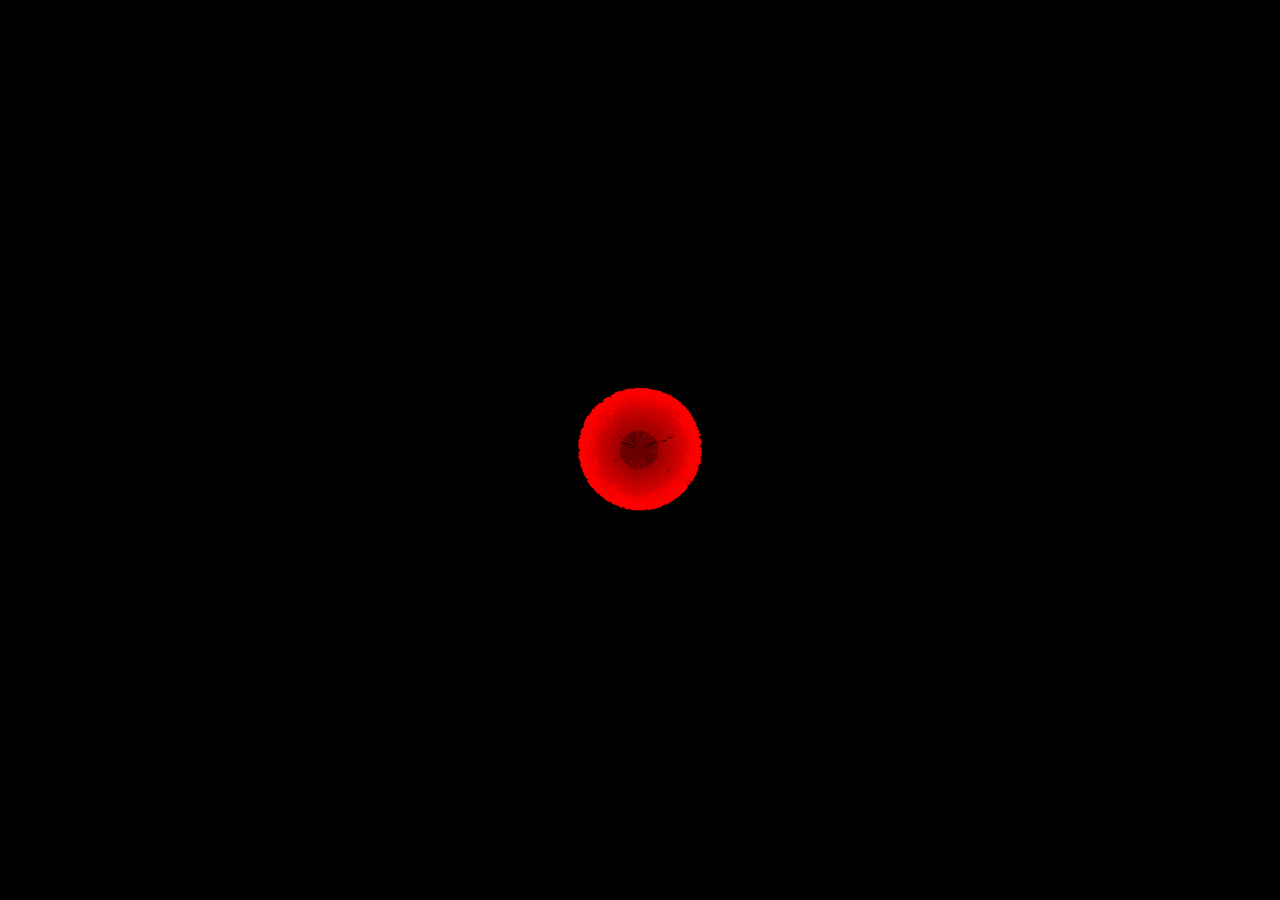
<file: love26/index.html>
<!DOCTYPE html>
<html lang="en">
<head>
    <meta charset="UTF-8">
    <meta name="viewport" content="width=device-width, initial-scale=1.0">
    <link rel="stylesheet" href="style.css">
    <title>love</title>
</head>
<body>
    <canvas id="c"></canvas>
    <script src="script.js"></script>
</body>
</html>
</file>
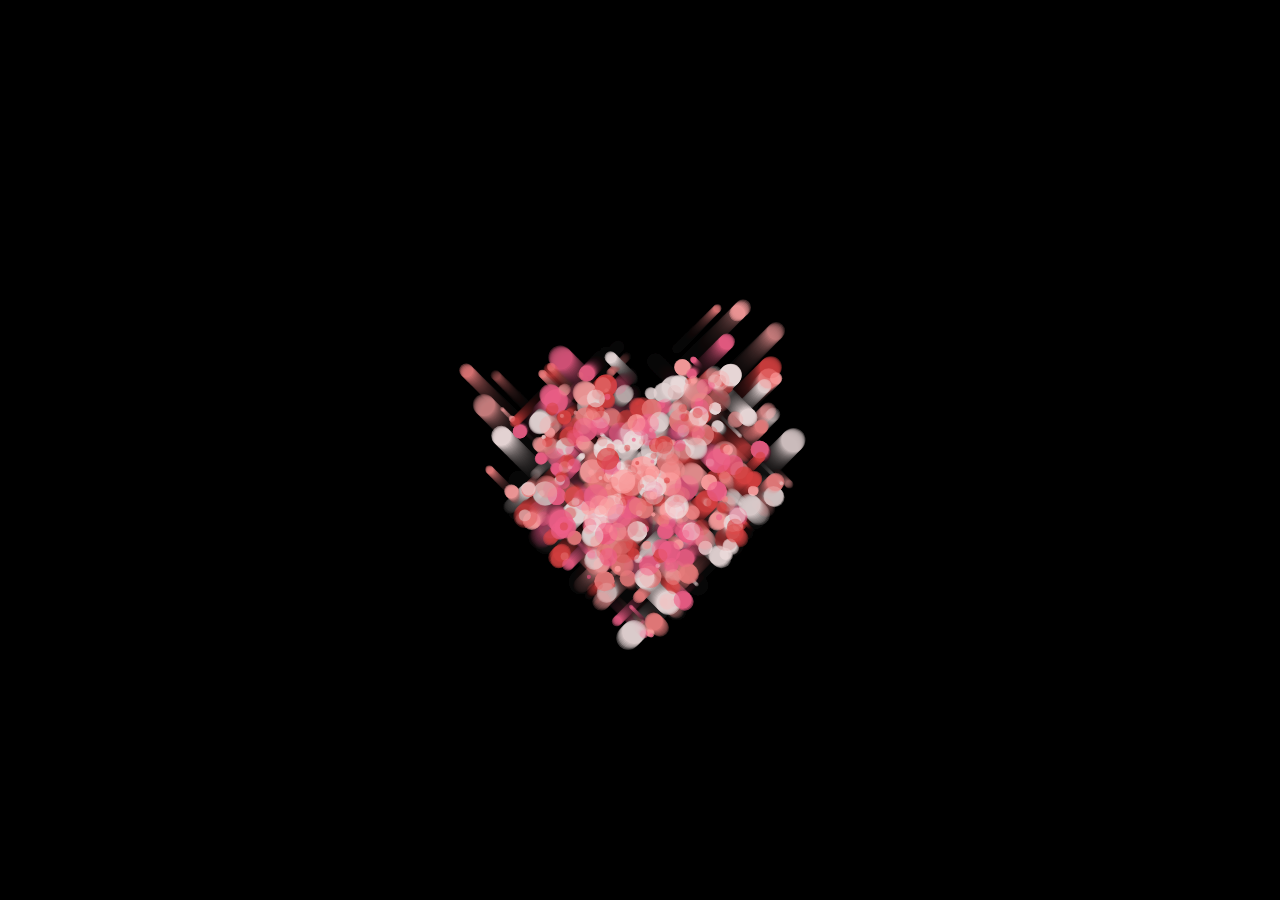
<file: love28/index.html>
<!DOCTYPE html>
<html lang="en">
  <head>
    <meta charset="UTF-8" />
    <title>Heart Animation</title> 
    <link rel="stylesheet" href="style.css" />
  </head>
  <body>
    <canvas id="c"></canvas>
    <script src="script.js"></script>
  </body>
</html>
</file>
<file: confess2/styles/main.css>
html, body {
  height: 100%;
  margin: 0;
  font-family: 'Arial', sans-serif;
  -webkit-user-select: none;
  -ms-user-select: none;
  user-select: none;
}

.bg_heart {
  position: relative;
  top: 0;
  left: 0;
  width: 100%;
  height: 100%;
  overflow: hidden;
  cursor: pointer;
}

.heart {
  position: absolute;
  top: -50%;
  transform: rotate(-45deg);
}

.heart:before,
.heart:after {
  position: absolute;
  display: block;
  content: "";
  width: 100%;
  height: 100%;
  background: inherit;
  border-radius: 100%;
}

.heart:before {
  top: -50%;
  left: 0;
}

.heart:after {
  top: 0;
  right: -50%;
}

@keyframes love {
  0% {
      top: 110%;
  }
}

.message {
  position: fixed;
  top: 50%;
  left: 50%;
  transform: translate(-50%, -50%);
  color: #ff4d6d;
  font-size: 2em;
  text-align: center;
  text-shadow: 2px 2px 4px rgba(0, 0, 0, 0.2);
  z-index: 1000;
  width: 80%;
  padding: 20px;
  background-color: rgba(255, 255, 255, 0);
  border-radius: 15px;
  pointer-events: none;
}

.next-button {
  display: none;
  position: fixed;
  bottom: 50px;
  left: 50%;
  transform: translateX(-50%);
  padding: 15px 30px;
  background-color: #ff4d6d;
  color: white;
  border: none;
  border-radius: 25px;
  font-size: 1.2em;
  cursor: pointer;
  z-index: 1000;
  transition: all 0.3s ease;
  box-shadow: 0 4px 15px rgba(0,0,0,0.2);
}

.next-button:hover {
  background-color: #ff3357;
  transform: translateX(-50%) scale(1.05);
}

@media (max-width: 600px) {
  .message {
    font-size: 1.5em; 
    padding: 10px; 
  }

  .next-button {
    padding: 10px 20px; 
    font-size: 1em; 
  }
}

@media (min-width: 601px) and (max-width: 1024px) {
  .message {
    font-size: 2.0em;
    padding: 15px;
  }

  .next-button {
    padding: 12px 25px; 
    font-size: 1.1em; 
  }
}

@media (min-width: 1025px) {
  .message {
    font-size: 3em; 
    padding: 20px; 
  }

  .next-button {
    padding: 15px 30px; 
    font-size: 1.2em; 
  }
}
</file>
<file: flower 2/style.css>
body {
  background: #FFF;
}

svg {
  overflow: visible;
}

.main-svg {
  width: 100%;
  height: 95%;
}

.container {
  position: absolute;
  top: 0;
  right: 0;
  bottom: 0;
  left: 0;
}

.boundary {
  fill: none;
}

.petals-group {
  transform-origin: 60px 400px;
  animation: spin-full 20s infinite;
}

.petal-group {
  transform-origin: 60px 415px;
}
.petal-group:nth-of-type(15n+1) {
  transform: rotate(24deg);
  color: hsl(76.8, 95%, 60%);
}
.petal-group:nth-of-type(15n+2) {
  transform: rotate(48deg);
  color: hsl(153.6, 95%, 60%);
}
.petal-group:nth-of-type(15n+3) {
  transform: rotate(72deg);
  color: hsl(230.4, 95%, 60%);
}
.petal-group:nth-of-type(15n+4) {
  transform: rotate(96deg);
  color: hsl(307.2, 95%, 60%);
}
.petal-group:nth-of-type(15n+5) {
  transform: rotate(120deg);
  color: hsl(24, 95%, 60%);
}
.petal-group:nth-of-type(15n+6) {
  transform: rotate(144deg);
  color: hsl(100.8, 95%, 60%);
}
.petal-group:nth-of-type(15n+7) {
  transform: rotate(168deg);
  color: hsl(177.6, 95%, 60%);
}
.petal-group:nth-of-type(15n+8) {
  transform: rotate(192deg);
  color: hsl(254.4, 95%, 60%);
}
.petal-group:nth-of-type(15n+9) {
  transform: rotate(216deg);
  color: hsl(331.2, 95%, 60%);
}
.petal-group:nth-of-type(15n+10) {
  transform: rotate(240deg);
  color: hsl(48, 95%, 60%);
}
.petal-group:nth-of-type(15n+11) {
  transform: rotate(264deg);
  color: hsl(124.8, 95%, 60%);
}
.petal-group:nth-of-type(15n+12) {
  transform: rotate(288deg);
  color: hsl(201.6, 95%, 60%);
}
.petal-group:nth-of-type(15n+13) {
  transform: rotate(312deg);
  color: hsl(278.4, 95%, 60%);
}
.petal-group:nth-of-type(15n+14) {
  transform: rotate(336deg);
  color: hsl(355.2, 95%, 60%);
}
.petal-group:nth-of-type(15n+15) {
  transform: rotate(360deg);
  color: hsl(72, 95%, 60%);
}

.petal-group use {
  fill: currentColor;
  transform-origin: 60px 250px;
  -webkit-mask: url(#petal-mask);
          mask: url(#petal-mask);
  animation: spin-full 5s infinite;
}

@keyframes spin-full {
  100% {
    transform: rotate(360deg);
  }
}
</file>
<file: kalkulator 2/styles.css>
body {
    display: flex;
    justify-content: center;
    align-items: center;
    height: 100vh;
    background-color: #f0f0f0;
    margin: 0;
}

.calculator {
    background-color: white;
    padding: 20px;
    border-radius: 10px;
    box-shadow: 0 0 10px rgba(0, 0, 0, 0.1);
}

#display {
    width: 100%;
    height: 40px;
    margin-bottom: 10px;
    text-align: right;
    font-size: 24px;
    padding: 10px;
    box-sizing: border-box;
}

.buttons {
    display: grid;
    grid-template-columns: repeat(4, 1fr);
    gap: 10px;
}

button {
    height: 50px;
    font-size: 18px;
    background-color: #e0e0e0;
    border: none;
    border-radius: 5px;
    cursor: pointer;
}

button:active {
    background-color: #d0d0d0;
}
</file>
<file: love10/style.css>
body
{ 
  padding: 0;
  margin: 0;
}
</file>
<file: love12/styles.css>
body {background: rgb(237, 151, 104);}

.heart {
  position: absolute;
  left: 50%;
  top: 50%;
  width: 24px;
	height: 24px;
  clip-path: path("M12 4.248c-3.148-5.402-12-3.825-12 2.944 0 4.661 5.571 9.427 12 15.808 6.43-6.381 12-11.147 12-15.808 0-6.792-8.875-8.306-12-2.944z");
}

.h0 {
  background: #ffcccc;
	transform: scale(150);
  animation: move0 linear 2s 0s infinite;
}

.h1 {
  background: #ff6666;
	transform: scale(90);
  animation: move1 linear 2s 0s infinite;
}

.h2 {
  background: #cc0000;
	transform: scale(60);
  animation: move2 linear 2s 0s infinite;
}

.h3 {
	background: #ffcccc;
	transform: scale(40);
  animation: move3 linear 2s 0s infinite;
}

.h4 {
  background: #ff6666;
	transform: scale(20);
  animation: move4 linear 2s 0s infinite;
}

.h5 {
  background: #cc0000;
	transform: scale(5);
  animation: move5 linear 2s 0s infinite;
}

.h6 {
	background: #ffcccc;
	transform: scale(.1);
  animation: move6 linear 2s 0s infinite;
}

@keyframes move0 {
  to {
    transform: scale(180);
    background: #cc0000;
  }
}

@keyframes move1 {
  to {
    transform: scale(150);
    background: #ffcccc;
  }
}

@keyframes move2 {
  to {
    transform: scale(90);
    background: #ff6666;
  }
}

@keyframes move3 {
  to {
    transform: scale(60);
    background: #cc0000;
  }
}

@keyframes move4 {
  to {
    transform: scale(40);
    background: #ffcccc;
  }
}

@keyframes move5 {
  to {
    transform: scale(20);
    background: #ff6666;
  }
}

@keyframes move6 {
  to {
    transform: scale(5);
    background: #cc0000;
  }
}
</file>
<file: love15/styles.css>
#btn-make {
  bottom: 200px;
  right: 30px;
  background-color: rgba(0, 0, 0, 0.3);
}
.div_btn {
  position: fixed;
  cursor: pointer;
  width: 55px;
  height: 55px;
  border: 3px solid #fff;
  border-radius: 50%;
  font-size: 2em;
  line-height: 58px;
  text-align: center;
  z-index: 999;
}
#div_support {
  bottom: 80px;
  right: 20px;
  background-color: rgba(0, 0, 0, 0.3);
}
body {
  background: #000;
  height: 100vh;
  overflow: hidden;
}

#ui .love {
  position: absolute;
  top: 50%;
  left: 50%;
  margin: -225px 0 0 -225px;
}
#ui .love:last-child .love_word {
  color: #fff;
  font-size: 2rem;
  text-shadow: 0 0 10px #ea80b0;
}
#ui .love_word {
  color: #ea80b0;
  font-size: 1.4rem;
  transform: translateY(-100%) rotateZ(-30deg);
  font-family: "Dosis", sans-serif;
  text-shadow: 0 0 10px #fff;
  letter-spacing: 2px;
}
#ui .love_horizontal {
  animation: horizontal 10000ms infinite alternate ease-in-out;
}
#ui .love_vertical {
  animation: vertical 20000ms infinite linear;
}
#ui .love:nth-child(1) .love_horizontal {
  animation-delay: -300ms;
}
#ui .love:nth-child(1) .love_vertical {
  animation-delay: -300ms;
}
#ui .love:nth-child(2) .love_horizontal {
  animation-delay: -600ms;
}
#ui .love:nth-child(2) .love_vertical {
  animation-delay: -600ms;
}
#ui .love:nth-child(3) .love_horizontal {
  animation-delay: -900ms;
}
#ui .love:nth-child(3) .love_vertical {
  animation-delay: -900ms;
}
#ui .love:nth-child(4) .love_horizontal {
  animation-delay: -1200ms;
}
#ui .love:nth-child(4) .love_vertical {
  animation-delay: -1200ms;
}
#ui .love:nth-child(5) .love_horizontal {
  animation-delay: -1500ms;
}
#ui .love:nth-child(5) .love_vertical {
  animation-delay: -1500ms;
}
#ui .love:nth-child(6) .love_horizontal {
  animation-delay: -1800ms;
}
#ui .love:nth-child(6) .love_vertical {
  animation-delay: -1800ms;
}
#ui .love:nth-child(7) .love_horizontal {
  animation-delay: -2100ms;
}
#ui .love:nth-child(7) .love_vertical {
  animation-delay: -2100ms;
}
#ui .love:nth-child(8) .love_horizontal {
  animation-delay: -2400ms;
}
#ui .love:nth-child(8) .love_vertical {
  animation-delay: -2400ms;
}
#ui .love:nth-child(9) .love_horizontal {
  animation-delay: -2700ms;
}
#ui .love:nth-child(9) .love_vertical {
  animation-delay: -2700ms;
}
#ui .love:nth-child(10) .love_horizontal {
  animation-delay: -3000ms;
}
#ui .love:nth-child(10) .love_vertical {
  animation-delay: -3000ms;
}
#ui .love:nth-child(11) .love_horizontal {
  animation-delay: -3300ms;
}
#ui .love:nth-child(11) .love_vertical {
  animation-delay: -3300ms;
}
#ui .love:nth-child(12) .love_horizontal {
  animation-delay: -3600ms;
}
#ui .love:nth-child(12) .love_vertical {
  animation-delay: -3600ms;
}
#ui .love:nth-child(13) .love_horizontal {
  animation-delay: -3900ms;
}
#ui .love:nth-child(13) .love_vertical {
  animation-delay: -3900ms;
}
#ui .love:nth-child(14) .love_horizontal {
  animation-delay: -4200ms;
}
#ui .love:nth-child(14) .love_vertical {
  animation-delay: -4200ms;
}
#ui .love:nth-child(15) .love_horizontal {
  animation-delay: -4500ms;
}
#ui .love:nth-child(15) .love_vertical {
  animation-delay: -4500ms;
}
#ui .love:nth-child(16) .love_horizontal {
  animation-delay: -4800ms;
}
#ui .love:nth-child(16) .love_vertical {
  animation-delay: -4800ms;
}
#ui .love:nth-child(17) .love_horizontal {
  animation-delay: -5100ms;
}
#ui .love:nth-child(17) .love_vertical {
  animation-delay: -5100ms;
}
#ui .love:nth-child(18) .love_horizontal {
  animation-delay: -5400ms;
}
#ui .love:nth-child(18) .love_vertical {
  animation-delay: -5400ms;
}
#ui .love:nth-child(19) .love_horizontal {
  animation-delay: -5700ms;
}
#ui .love:nth-child(19) .love_vertical {
  animation-delay: -5700ms;
}
#ui .love:nth-child(20) .love_horizontal {
  animation-delay: -6000ms;
}
#ui .love:nth-child(20) .love_vertical {
  animation-delay: -6000ms;
}
#ui .love:nth-child(21) .love_horizontal {
  animation-delay: -6300ms;
}
#ui .love:nth-child(21) .love_vertical {
  animation-delay: -6300ms;
}
#ui .love:nth-child(22) .love_horizontal {
  animation-delay: -6600ms;
}
#ui .love:nth-child(22) .love_vertical {
  animation-delay: -6600ms;
}
#ui .love:nth-child(23) .love_horizontal {
  animation-delay: -6900ms;
}
#ui .love:nth-child(23) .love_vertical {
  animation-delay: -6900ms;
}
#ui .love:nth-child(24) .love_horizontal {
  animation-delay: -7200ms;
}
#ui .love:nth-child(24) .love_vertical {
  animation-delay: -7200ms;
}
#ui .love:nth-child(25) .love_horizontal {
  animation-delay: -7500ms;
}
#ui .love:nth-child(25) .love_vertical {
  animation-delay: -7500ms;
}
#ui .love:nth-child(26) .love_horizontal {
  animation-delay: -7800ms;
}
#ui .love:nth-child(26) .love_vertical {
  animation-delay: -7800ms;
}
#ui .love:nth-child(27) .love_horizontal {
  animation-delay: -8100ms;
}
#ui .love:nth-child(27) .love_vertical {
  animation-delay: -8100ms;
}
#ui .love:nth-child(28) .love_horizontal {
  animation-delay: -8400ms;
}
#ui .love:nth-child(28) .love_vertical {
  animation-delay: -8400ms;
}
#ui .love:nth-child(29) .love_horizontal {
  animation-delay: -8700ms;
}
#ui .love:nth-child(29) .love_vertical {
  animation-delay: -8700ms;
}
#ui .love:nth-child(30) .love_horizontal {
  animation-delay: -9000ms;
}
#ui .love:nth-child(30) .love_vertical {
  animation-delay: -9000ms;
}
#ui .love:nth-child(31) .love_horizontal {
  animation-delay: -9300ms;
}
#ui .love:nth-child(31) .love_vertical {
  animation-delay: -9300ms;
}
#ui .love:nth-child(32) .love_horizontal {
  animation-delay: -9600ms;
}
#ui .love:nth-child(32) .love_vertical {
  animation-delay: -9600ms;
}
#ui .love:nth-child(33) .love_horizontal {
  animation-delay: -9900ms;
}
#ui .love:nth-child(33) .love_vertical {
  animation-delay: -9900ms;
}
#ui .love:nth-child(34) .love_horizontal {
  animation-delay: -10200ms;
}
#ui .love:nth-child(34) .love_vertical {
  animation-delay: -10200ms;
}
#ui .love:nth-child(35) .love_horizontal {
  animation-delay: -10500ms;
}
#ui .love:nth-child(35) .love_vertical {
  animation-delay: -10500ms;
}
#ui .love:nth-child(36) .love_horizontal {
  animation-delay: -10800ms;
}
#ui .love:nth-child(36) .love_vertical {
  animation-delay: -10800ms;
}
#ui .love:nth-child(37) .love_horizontal {
  animation-delay: -11100ms;
}
#ui .love:nth-child(37) .love_vertical {
  animation-delay: -11100ms;
}
#ui .love:nth-child(38) .love_horizontal {
  animation-delay: -11400ms;
}
#ui .love:nth-child(38) .love_vertical {
  animation-delay: -11400ms;
}
#ui .love:nth-child(39) .love_horizontal {
  animation-delay: -11700ms;
}
#ui .love:nth-child(39) .love_vertical {
  animation-delay: -11700ms;
}
#ui .love:nth-child(40) .love_horizontal {
  animation-delay: -12000ms;
}
#ui .love:nth-child(40) .love_vertical {
  animation-delay: -12000ms;
}
#ui .love:nth-child(41) .love_horizontal {
  animation-delay: -12300ms;
}
#ui .love:nth-child(41) .love_vertical {
  animation-delay: -12300ms;
}
#ui .love:nth-child(42) .love_horizontal {
  animation-delay: -12600ms;
}
#ui .love:nth-child(42) .love_vertical {
  animation-delay: -12600ms;
}
#ui .love:nth-child(43) .love_horizontal {
  animation-delay: -12900ms;
}
#ui .love:nth-child(43) .love_vertical {
  animation-delay: -12900ms;
}
#ui .love:nth-child(44) .love_horizontal {
  animation-delay: -13200ms;
}
#ui .love:nth-child(44) .love_vertical {
  animation-delay: -13200ms;
}
#ui .love:nth-child(45) .love_horizontal {
  animation-delay: -13500ms;
}
#ui .love:nth-child(45) .love_vertical {
  animation-delay: -13500ms;
}
#ui .love:nth-child(46) .love_horizontal {
  animation-delay: -13800ms;
}
#ui .love:nth-child(46) .love_vertical {
  animation-delay: -13800ms;
}
#ui .love:nth-child(47) .love_horizontal {
  animation-delay: -14100ms;
}
#ui .love:nth-child(47) .love_vertical {
  animation-delay: -14100ms;
}
#ui .love:nth-child(48) .love_horizontal {
  animation-delay: -14400ms;
}
#ui .love:nth-child(48) .love_vertical {
  animation-delay: -14400ms;
}
#ui .love:nth-child(49) .love_horizontal {
  animation-delay: -14700ms;
}
#ui .love:nth-child(49) .love_vertical {
  animation-delay: -14700ms;
}
#ui .love:nth-child(50) .love_horizontal {
  animation-delay: -15000ms;
}
#ui .love:nth-child(50) .love_vertical {
  animation-delay: -15000ms;
}
#ui .love:nth-child(51) .love_horizontal {
  animation-delay: -15300ms;
}
#ui .love:nth-child(51) .love_vertical {
  animation-delay: -15300ms;
}
#ui .love:nth-child(52) .love_horizontal {
  animation-delay: -15600ms;
}
#ui .love:nth-child(52) .love_vertical {
  animation-delay: -15600ms;
}
#ui .love:nth-child(53) .love_horizontal {
  animation-delay: -15900ms;
}
#ui .love:nth-child(53) .love_vertical {
  animation-delay: -15900ms;
}
#ui .love:nth-child(54) .love_horizontal {
  animation-delay: -16200ms;
}
#ui .love:nth-child(54) .love_vertical {
  animation-delay: -16200ms;
}
#ui .love:nth-child(55) .love_horizontal {
  animation-delay: -16500ms;
}
#ui .love:nth-child(55) .love_vertical {
  animation-delay: -16500ms;
}
#ui .love:nth-child(56) .love_horizontal {
  animation-delay: -16800ms;
}
#ui .love:nth-child(56) .love_vertical {
  animation-delay: -16800ms;
}
#ui .love:nth-child(57) .love_horizontal {
  animation-delay: -17100ms;
}
#ui .love:nth-child(57) .love_vertical {
  animation-delay: -17100ms;
}
#ui .love:nth-child(58) .love_horizontal {
  animation-delay: -17400ms;
}
#ui .love:nth-child(58) .love_vertical {
  animation-delay: -17400ms;
}
#ui .love:nth-child(59) .love_horizontal {
  animation-delay: -17700ms;
}
#ui .love:nth-child(59) .love_vertical {
  animation-delay: -17700ms;
}
#ui .love:nth-child(60) .love_horizontal {
  animation-delay: -18000ms;
}
#ui .love:nth-child(60) .love_vertical {
  animation-delay: -18000ms;
}
#ui .love:nth-child(61) .love_horizontal {
  animation-delay: -18300ms;
}
#ui .love:nth-child(61) .love_vertical {
  animation-delay: -18300ms;
}
#ui .love:nth-child(62) .love_horizontal {
  animation-delay: -18600ms;
}
#ui .love:nth-child(62) .love_vertical {
  animation-delay: -18600ms;
}
#ui .love:nth-child(63) .love_horizontal {
  animation-delay: -18900ms;
}
#ui .love:nth-child(63) .love_vertical {
  animation-delay: -18900ms;
}
#ui .love:nth-child(64) .love_horizontal {
  animation-delay: -19200ms;
}
#ui .love:nth-child(64) .love_vertical {
  animation-delay: -19200ms;
}
#ui .love:nth-child(65) .love_horizontal {
  animation-delay: -19500ms;
}
#ui .love:nth-child(65) .love_vertical {
  animation-delay: -19500ms;
}
#ui .love:nth-child(66) .love_horizontal {
  animation-delay: -19800ms;
}
#ui .love:nth-child(66) .love_vertical {
  animation-delay: -19800ms;
}
#ui .love:nth-child(67) .love_horizontal {
  animation-delay: -20100ms;
}
#ui .love:nth-child(67) .love_vertical {
  animation-delay: -20100ms;
}
#ui .love:nth-child(68) .love_horizontal {
  animation-delay: -20400ms;
}
#ui .love:nth-child(68) .love_vertical {
  animation-delay: -20400ms;
}
#ui .love:nth-child(69) .love_horizontal {
  animation-delay: -20700ms;
}
#ui .love:nth-child(69) .love_vertical {
  animation-delay: -20700ms;
}
#ui .love:nth-child(70) .love_horizontal {
  animation-delay: -21000ms;
}
#ui .love:nth-child(70) .love_vertical {
  animation-delay: -21000ms;
}
#ui .love:nth-child(71) .love_horizontal {
  animation-delay: -21300ms;
}
#ui .love:nth-child(71) .love_vertical {
  animation-delay: -21300ms;
}
#ui .love:nth-child(72) .love_horizontal {
  animation-delay: -21600ms;
}
#ui .love:nth-child(72) .love_vertical {
  animation-delay: -21600ms;
}
#ui .love:nth-child(73) .love_horizontal {
  animation-delay: -21900ms;
}
#ui .love:nth-child(73) .love_vertical {
  animation-delay: -21900ms;
}
#ui .love:nth-child(74) .love_horizontal {
  animation-delay: -22200ms;
}
#ui .love:nth-child(74) .love_vertical {
  animation-delay: -22200ms;
}
#ui .love:nth-child(75) .love_horizontal {
  animation-delay: -22500ms;
}
#ui .love:nth-child(75) .love_vertical {
  animation-delay: -22500ms;
}
#ui .love:nth-child(76) .love_horizontal {
  animation-delay: -22800ms;
}
#ui .love:nth-child(76) .love_vertical {
  animation-delay: -22800ms;
}
#ui .love:nth-child(77) .love_horizontal {
  animation-delay: -23100ms;
}
#ui .love:nth-child(77) .love_vertical {
  animation-delay: -23100ms;
}
#ui .love:nth-child(78) .love_horizontal {
  animation-delay: -23400ms;
}
#ui .love:nth-child(78) .love_vertical {
  animation-delay: -23400ms;
}
#ui .love:nth-child(79) .love_horizontal {
  animation-delay: -23700ms;
}
#ui .love:nth-child(79) .love_vertical {
  animation-delay: -23700ms;
}
#ui .love:nth-child(80) .love_horizontal {
  animation-delay: -24000ms;
}
#ui .love:nth-child(80) .love_vertical {
  animation-delay: -24000ms;
}
#ui .love:nth-child(81) .love_horizontal {
  animation-delay: -24300ms;
}
#ui .love:nth-child(81) .love_vertical {
  animation-delay: -24300ms;
}
#ui .love:nth-child(82) .love_horizontal {
  animation-delay: -24600ms;
}
#ui .love:nth-child(82) .love_vertical {
  animation-delay: -24600ms;
}
#ui .love:nth-child(83) .love_horizontal {
  animation-delay: -24900ms;
}
#ui .love:nth-child(83) .love_vertical {
  animation-delay: -24900ms;
}
#ui .love:nth-child(84) .love_horizontal {
  animation-delay: -25200ms;
}
#ui .love:nth-child(84) .love_vertical {
  animation-delay: -25200ms;
}
#ui .love:nth-child(85) .love_horizontal {
  animation-delay: -25500ms;
}
#ui .love:nth-child(85) .love_vertical {
  animation-delay: -25500ms;
}
#ui .love:nth-child(86) .love_horizontal {
  animation-delay: -25800ms;
}
#ui .love:nth-child(86) .love_vertical {
  animation-delay: -25800ms;
}
#ui .love:nth-child(87) .love_horizontal {
  animation-delay: -26100ms;
}
#ui .love:nth-child(87) .love_vertical {
  animation-delay: -26100ms;
}
#ui .love:nth-child(88) .love_horizontal {
  animation-delay: -26400ms;
}
#ui .love:nth-child(88) .love_vertical {
  animation-delay: -26400ms;
}
#ui .love:nth-child(89) .love_horizontal {
  animation-delay: -26700ms;
}
#ui .love:nth-child(89) .love_vertical {
  animation-delay: -26700ms;
}
#ui .love:nth-child(90) .love_horizontal {
  animation-delay: -27000ms;
}
#ui .love:nth-child(90) .love_vertical {
  animation-delay: -27000ms;
}
#ui .love:nth-child(91) .love_horizontal {
  animation-delay: -27300ms;
}
#ui .love:nth-child(91) .love_vertical {
  animation-delay: -27300ms;
}
#ui .love:nth-child(92) .love_horizontal {
  animation-delay: -27600ms;
}
#ui .love:nth-child(92) .love_vertical {
  animation-delay: -27600ms;
}
#ui .love:nth-child(93) .love_horizontal {
  animation-delay: -27900ms;
}
#ui .love:nth-child(93) .love_vertical {
  animation-delay: -27900ms;
}
#ui .love:nth-child(94) .love_horizontal {
  animation-delay: -28200ms;
}
#ui .love:nth-child(94) .love_vertical {
  animation-delay: -28200ms;
}
#ui .love:nth-child(95) .love_horizontal {
  animation-delay: -28500ms;
}
#ui .love:nth-child(95) .love_vertical {
  animation-delay: -28500ms;
}
#ui .love:nth-child(96) .love_horizontal {
  animation-delay: -28800ms;
}
#ui .love:nth-child(96) .love_vertical {
  animation-delay: -28800ms;
}
#ui .love:nth-child(97) .love_horizontal {
  animation-delay: -29100ms;
}
#ui .love:nth-child(97) .love_vertical {
  animation-delay: -29100ms;
}
#ui .love:nth-child(98) .love_horizontal {
  animation-delay: -29400ms;
}
#ui .love:nth-child(98) .love_vertical {
  animation-delay: -29400ms;
}
#ui .love:nth-child(99) .love_horizontal {
  animation-delay: -29700ms;
}
#ui .love:nth-child(99) .love_vertical {
  animation-delay: -29700ms;
}
#ui .love:nth-child(100) .love_horizontal {
  animation-delay: -30000ms;
}
#ui .love:nth-child(100) .love_vertical {
  animation-delay: -30000ms;
}

@keyframes horizontal {
  from {
    transform: translateX(0px);
  }
  to {
    transform: translateX(450px);
  }
}
@keyframes vertical {
  0% {
    transform: translateY(180px);
  }
  10% {
    transform: translateY(45px);
  }
  15% {
    transform: translateY(4.5px);
  }
  18% {
    transform: translateY(0px);
  }
  20% {
    transform: translateY(4.5px);
  }
  22% {
    transform: translateY(34.61538px);
  }
  24% {
    transform: translateY(64.28571px);
  }
  25% {
    transform: translateY(112.5px);
  }
  26% {
    transform: translateY(64.28571px);
  }
  28% {
    transform: translateY(34.61538px);
  }
  30% {
    transform: translateY(4.5px);
  }
  32% {
    transform: translateY(0px);
  }
  35% {
    transform: translateY(4.5px);
  }
  40% {
    transform: translateY(45px);
  }
  50% {
    transform: translateY(180px);
  }
  71% {
    transform: translateY(428.57143px);
  }
  72.5% {
    transform: translateY(441.17647px);
  }
  75% {
    transform: translateY(450px);
  }
  77.5% {
    transform: translateY(441.17647px);
  }
  79% {
    transform: translateY(428.57143px);
  }
  100% {
    transform: translateY(180px);
  }
}
</file>
<file: love18/styles.css>
* {
    margin: 0;
    padding: 0;
}

html, body {
    overflow: hidden;
}

body {
    position: relative;
    background: #000;
}
</file>
<file: love21/styles.css>
body {
    filter: blur(0.5px);
    background: #000;
    display: flex;
    justify-content: center;
    align-items: center;
    height: 100vh;
    margin: 0;
    overflow: hidden;
}
.box {
    position: absolute;
    top: 50%;
    left: 50%;
    transform: translate(-50%, -50%);
    width: 500px;
    height: 500px;
    background: rgba(255,0, 10, .2);
    border-radius: 50%;
    mix-blend-mode: screen;
    filter: blur(100px);
}
canvas {
    display: block;
}
</file>
<file: love26/style.css>
* {
    padding: 0;
    margin: 0;
}
#c {
    width: 100%;
    height: 100%;
    display: block;

}
</file>
<file: love28/style.css>
* {
  margin: 0;
  padding: 0;
  overflow: hidden;
  background-color: #000;
}

#c {
  display: block;
  margin: calc(50vh - 250px) auto; 
}
</file>
